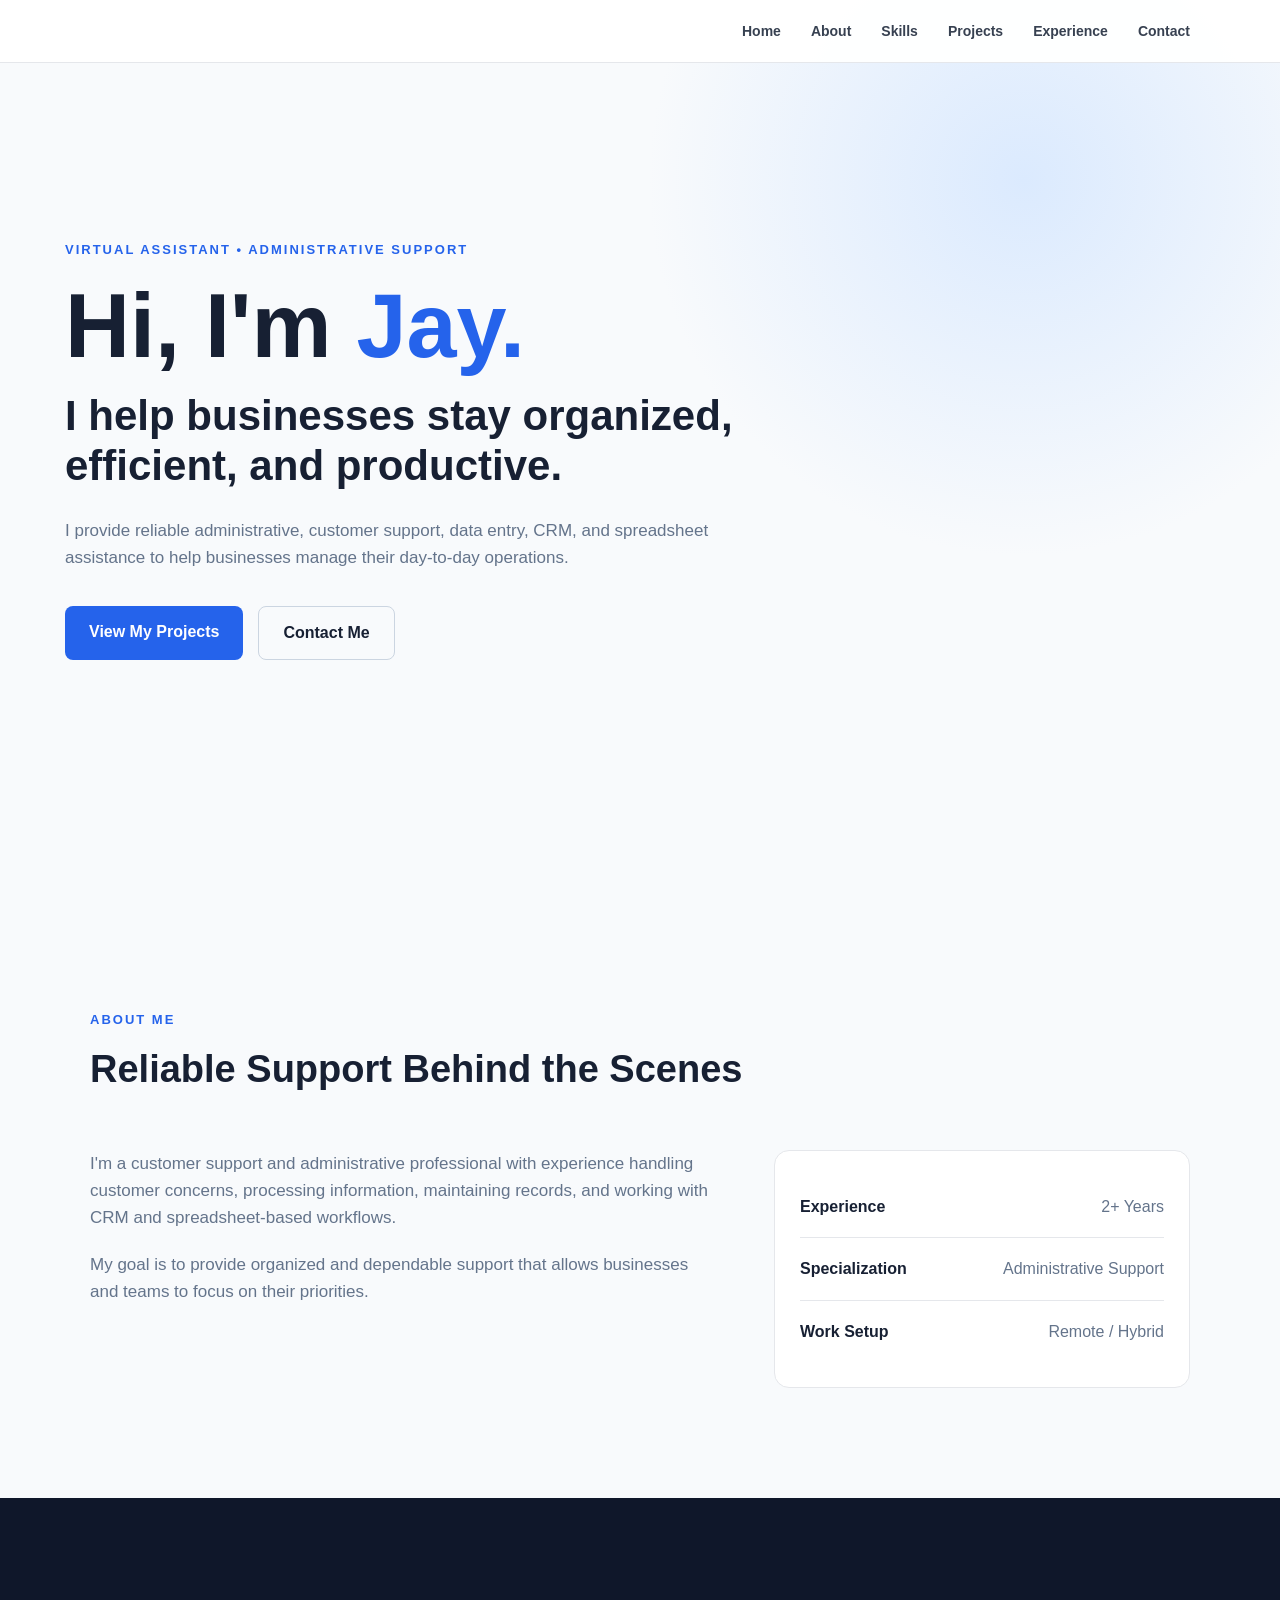
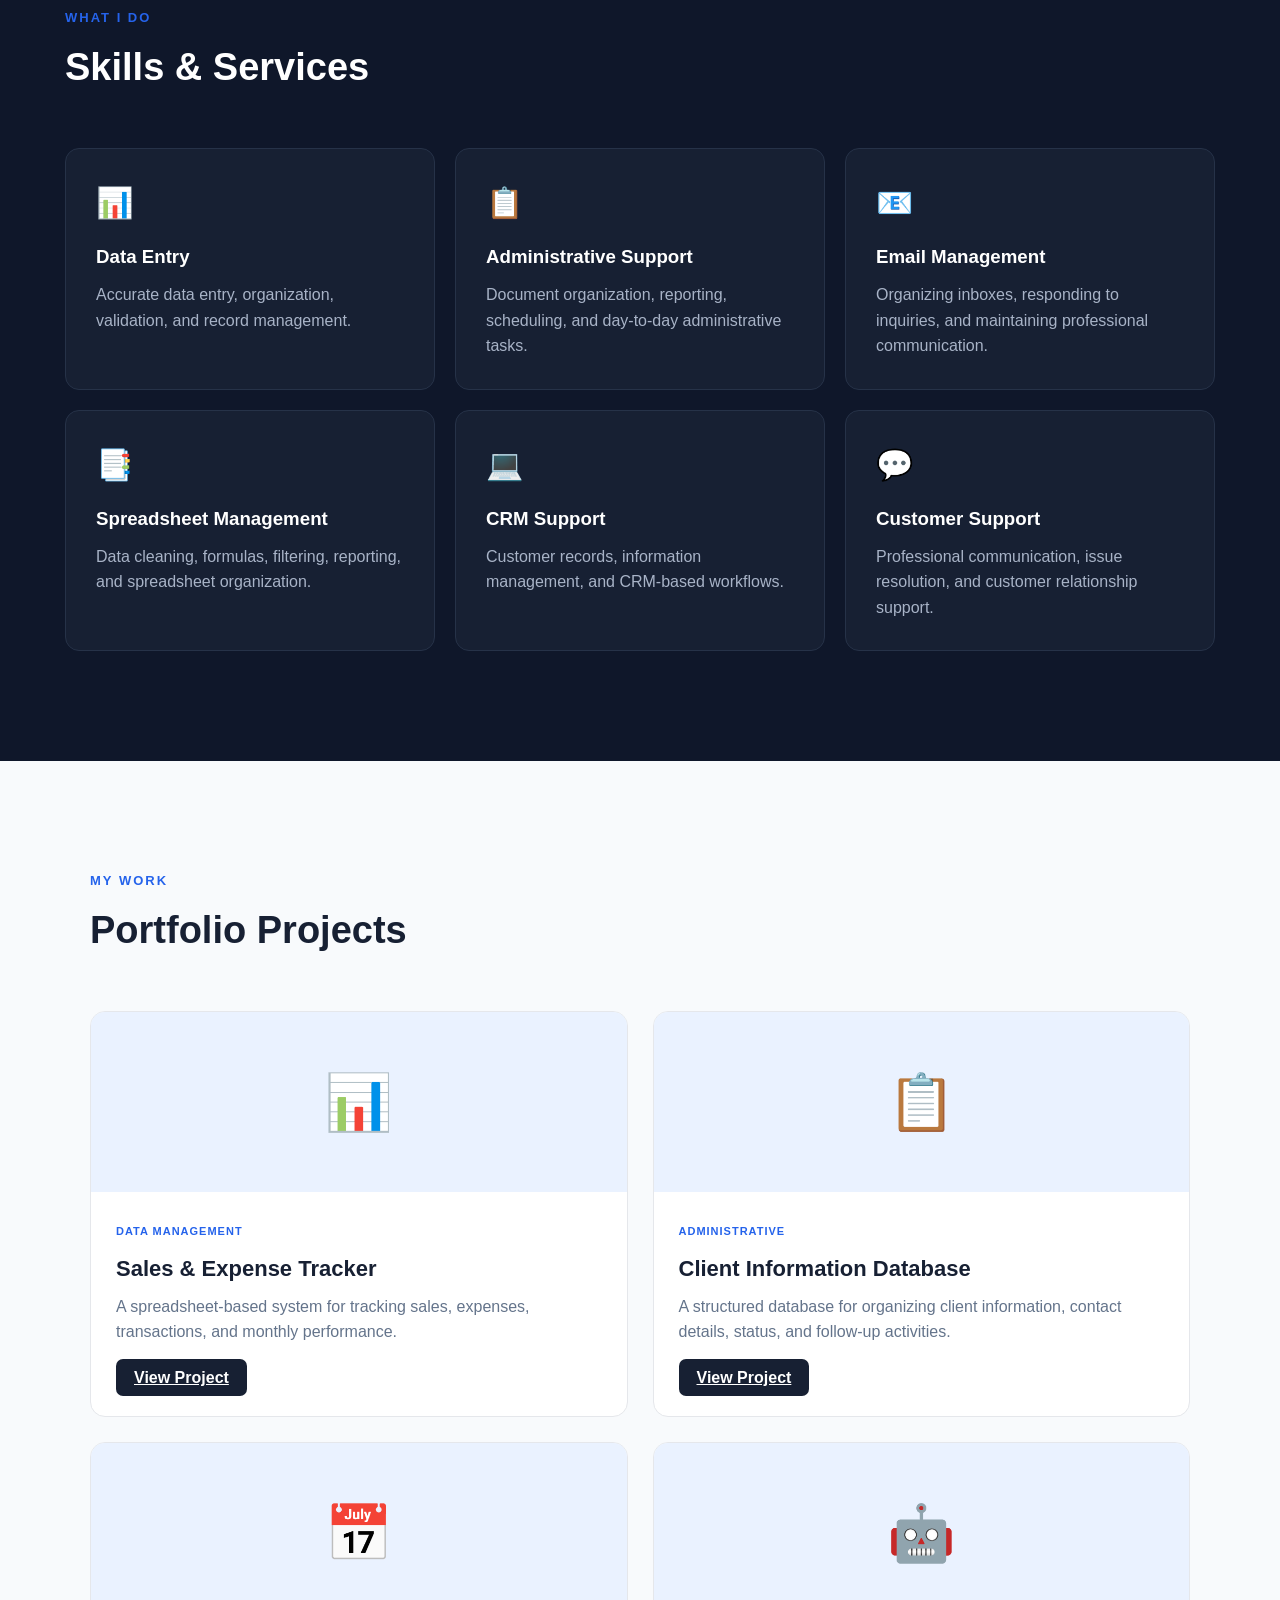
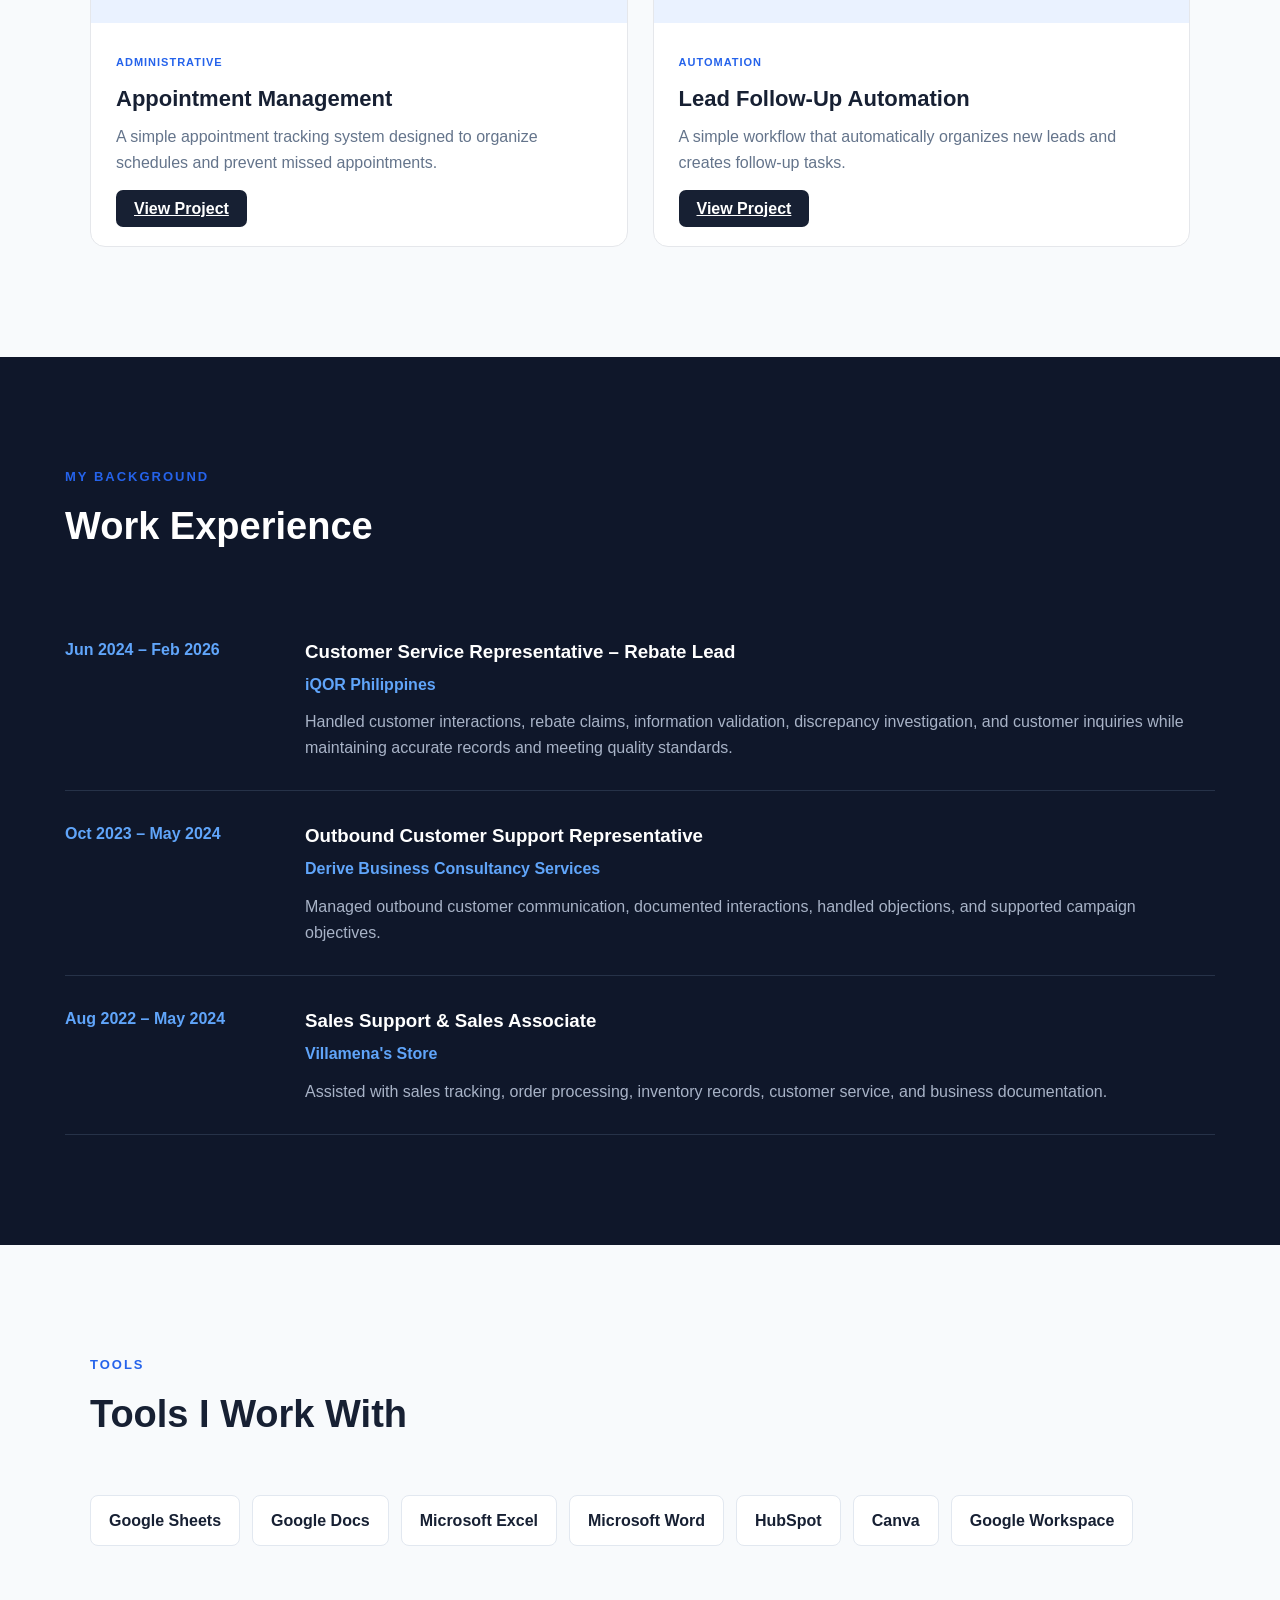
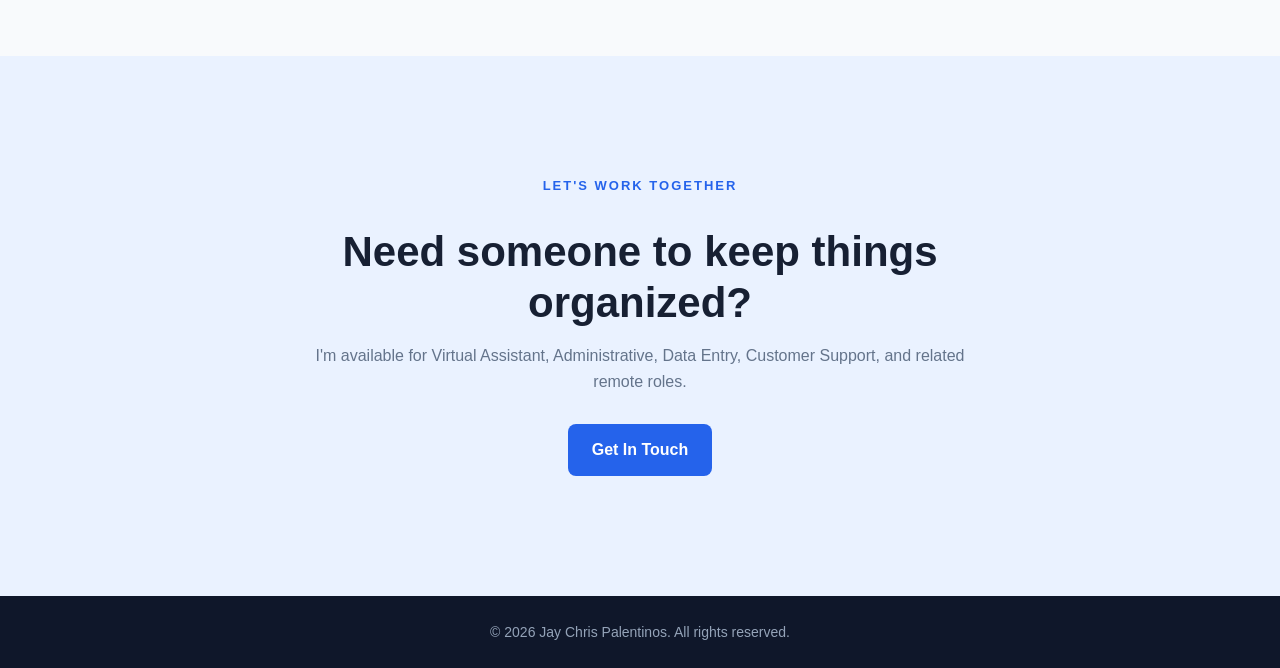
<file: index.html>
<!DOCTYPE html>
<html lang="en">
<head>
    <meta charset="UTF-8">
    <meta name="viewport" content="width=device-width, initial-scale=1.0">

    <title>Jay Chris Palentinos | Virtual Assistant Portfolio</title>

    <link rel="stylesheet" href="style.css">
</head>

<body>

    <!-- Navigation -->
    <header>
        <nav class="navbar">

            <div class="logo">
              
            </div>

            <ul class="nav-links">
                <li><a href="#home">Home</a></li>
                <li><a href="#about">About</a></li>
                <li><a href="#skills">Skills</a></li>
                <li><a href="#projects">Projects</a></li>
                <li><a href="#experience">Experience</a></li>
                <li><a href="#contact">Contact</a></li>
            </ul>

            <button class="menu-btn" id="menuBtn">
                ☰
            </button>

        </nav>
    </header>


    <!-- Hero Section -->
    <section id="home" class="hero">

        <div class="hero-content">

            <p class="hero-label">
                VIRTUAL ASSISTANT • ADMINISTRATIVE SUPPORT
            </p>

            <h1>
                Hi, I'm <span>Jay.</span>
            </h1>

            <h2>
                I help businesses stay organized, efficient, and productive.
            </h2>

            <p class="hero-description">
                I provide reliable administrative, customer support,
                data entry, CRM, and spreadsheet assistance to help
                businesses manage their day-to-day operations.
            </p>

            <div class="hero-buttons">

                <a href="#projects" class="btn primary-btn">
                    View My Projects
                </a>

                <a href="#contact" class="btn secondary-btn">
                    Contact Me
                </a>

            </div>

        </div>

    </section>


    <!-- About -->
    <section id="about" class="section">

        <div class="section-title">
            <p>ABOUT ME</p>
            <h2>Reliable Support Behind the Scenes</h2>
        </div>

        <div class="about-content">

            <div class="about-text">

                <p>
                    I'm a customer support and administrative professional
                    with experience handling customer concerns, processing
                    information, maintaining records, and working with
                    CRM and spreadsheet-based workflows.
                </p>

                <p>
                    My goal is to provide organized and dependable support
                    that allows businesses and teams to focus on their
                    priorities.
                </p>

            </div>

            <div class="about-card">

                <div class="info-item">
                    <strong>Experience</strong>
                    <span>2+ Years</span>
                </div>

                <div class="info-item">
                    <strong>Specialization</strong>
                    <span>Administrative Support</span>
                </div>

                <div class="info-item">
                    <strong>Work Setup</strong>
                    <span>Remote / Hybrid</span>
                </div>

            </div>

        </div>

    </section>


    <!-- Skills -->
    <section id="skills" class="section dark-section">

        <div class="section-title">
            <p>WHAT I DO</p>
            <h2>Skills & Services</h2>
        </div>

        <div class="skills-grid">

            <div class="skill-card">
                <div class="skill-icon">📊</div>
                <h3>Data Entry</h3>
                <p>
                    Accurate data entry, organization,
                    validation, and record management.
                </p>
            </div>

            <div class="skill-card">
                <div class="skill-icon">📋</div>
                <h3>Administrative Support</h3>
                <p>
                    Document organization, reporting,
                    scheduling, and day-to-day administrative tasks.
                </p>
            </div>

            <div class="skill-card">
                <div class="skill-icon">📧</div>
                <h3>Email Management</h3>
                <p>
                    Organizing inboxes, responding to inquiries,
                    and maintaining professional communication.
                </p>
            </div>

            <div class="skill-card">
                <div class="skill-icon">📑</div>
                <h3>Spreadsheet Management</h3>
                <p>
                    Data cleaning, formulas, filtering,
                    reporting, and spreadsheet organization.
                </p>
            </div>

            <div class="skill-card">
                <div class="skill-icon">💻</div>
                <h3>CRM Support</h3>
                <p>
                    Customer records, information management,
                    and CRM-based workflows.
                </p>
            </div>

            <div class="skill-card">
                <div class="skill-icon">💬</div>
                <h3>Customer Support</h3>
                <p>
                    Professional communication, issue resolution,
                    and customer relationship support.
                </p>
            </div>

        </div>

    </section>


    <!-- Projects -->
    <section id="projects" class="section">

        <div class="section-title">
            <p>MY WORK</p>
            <h2>Portfolio Projects</h2>
        </div>

        <div class="projects-grid">

            <div class="project-card">

                <div class="project-image">
                    📊
                </div>

                <div class="project-content">

                    <span>DATA MANAGEMENT</span>

                    <h3>Sales & Expense Tracker</h3>

                    <p>
                        A spreadsheet-based system for tracking
                        sales, expenses, transactions, and
                        monthly performance.
                    </p>

                    
                        <a href="sales.html"
                            class="project-btn">
                            View Project
                        </a>

                                        </div>

            </div>


            <div class="project-card">

                <div class="project-image">
                    📋
                </div>

                <div class="project-content">

                    <span>ADMINISTRATIVE</span>

                    <h3>Client Information Database</h3>

                    <p>
                        A structured database for organizing
                        client information, contact details,
                        status, and follow-up activities.
                    </p>

                  <a
                    href="client.html"
                     class="project-btn">
                                        
                    View Project
                      </a>

                </div>

            </div>


            <div class="project-card">

                <div class="project-image">
                    📅
                </div>

                <div class="project-content">

                    <span>ADMINISTRATIVE</span>

                    <h3>Appointment Management</h3>

                    <p>
                        A simple appointment tracking system
                        designed to organize schedules and
                        prevent missed appointments.
                    </p>
                  <a
                     href="appointment.html"
                      class="project-btn">
                       View Project
                    </a>

                </div>

            </div>


            <div class="project-card">

                <div class="project-image">
                    🤖
                </div>

                <div class="project-content">

                    <span>AUTOMATION</span>

                    <h3>Lead Follow-Up Automation</h3>

                    <p>
                        A simple workflow that automatically
                        organizes new leads and creates follow-up
                        tasks.
                    </p>

                    <a
                     href="Lead.html"
                      class="project-btn">
                       View Project
                    </a>

                </div>

            </div>

        </div>

    </section>


    <!-- Experience -->
    <section id="experience" class="section dark-section">

        <div class="section-title">
            <p>MY BACKGROUND</p>
            <h2>Work Experience</h2>
        </div>

        <div class="timeline">

            <div class="timeline-item">

                <div class="timeline-date">
                    Jun 2024 – Feb 2026
                </div>

                <div class="timeline-content">

                    <h3>Customer Service Representative – Rebate Lead</h3>

                    <h4>iQOR Philippines</h4>

                    <p>
                        Handled customer interactions, rebate claims,
                        information validation, discrepancy investigation,
                        and customer inquiries while maintaining accurate
                        records and meeting quality standards.
                    </p>

                </div>

            </div>


            <div class="timeline-item">

                <div class="timeline-date">
                    Oct 2023 – May 2024
                </div>

                <div class="timeline-content">

                    <h3>Outbound Customer Support Representative</h3>

                    <h4>Derive Business Consultancy Services</h4>

                    <p>
                        Managed outbound customer communication,
                        documented interactions, handled objections,
                        and supported campaign objectives.
                    </p>

                </div>

            </div>


            <div class="timeline-item">

                <div class="timeline-date">
                    Aug 2022 – May 2024
                </div>

                <div class="timeline-content">

                    <h3>Sales Support & Sales Associate</h3>

                    <h4>Villamena's Store</h4>

                    <p>
                        Assisted with sales tracking, order processing,
                        inventory records, customer service, and
                        business documentation.
                    </p>

                </div>

            </div>

        </div>

    </section>


    <!-- Tools -->
    <section class="section">

        <div class="section-title">
            <p>TOOLS</p>
            <h2>Tools I Work With</h2>
        </div>

        <div class="tools">

            <span>Google Sheets</span>
            <span>Google Docs</span>
            <span>Microsoft Excel</span>
            <span>Microsoft Word</span>
            <span>HubSpot</span>
            <span>Canva</span>
            <span>Google Workspace</span>

        </div>

    </section>


    <!-- Contact -->
    <section id="contact" class="contact-section">

        <div class="contact-content">

            <p>LET'S WORK TOGETHER</p>

            <h2>
                Need someone to keep things organized?
            </h2>

            <p>
                I'm available for Virtual Assistant, Administrative,
                Data Entry, Customer Support, and related remote roles.
            </p>

          <a href="https://mail.google.com/mail/?view=cm&fs=1&to=your.email@gmail.com"
   target="_blank"
   class="btn primary-btn">
    Get In Touch
</a>

        </div>

    </section>


    <!-- Footer -->
    <footer>

        <p>
            © 2026 Jay Chris Palentinos. All rights reserved.
        </p>

    </footer>


    <script src="script.js"></script>

</body>
</html>
</file>
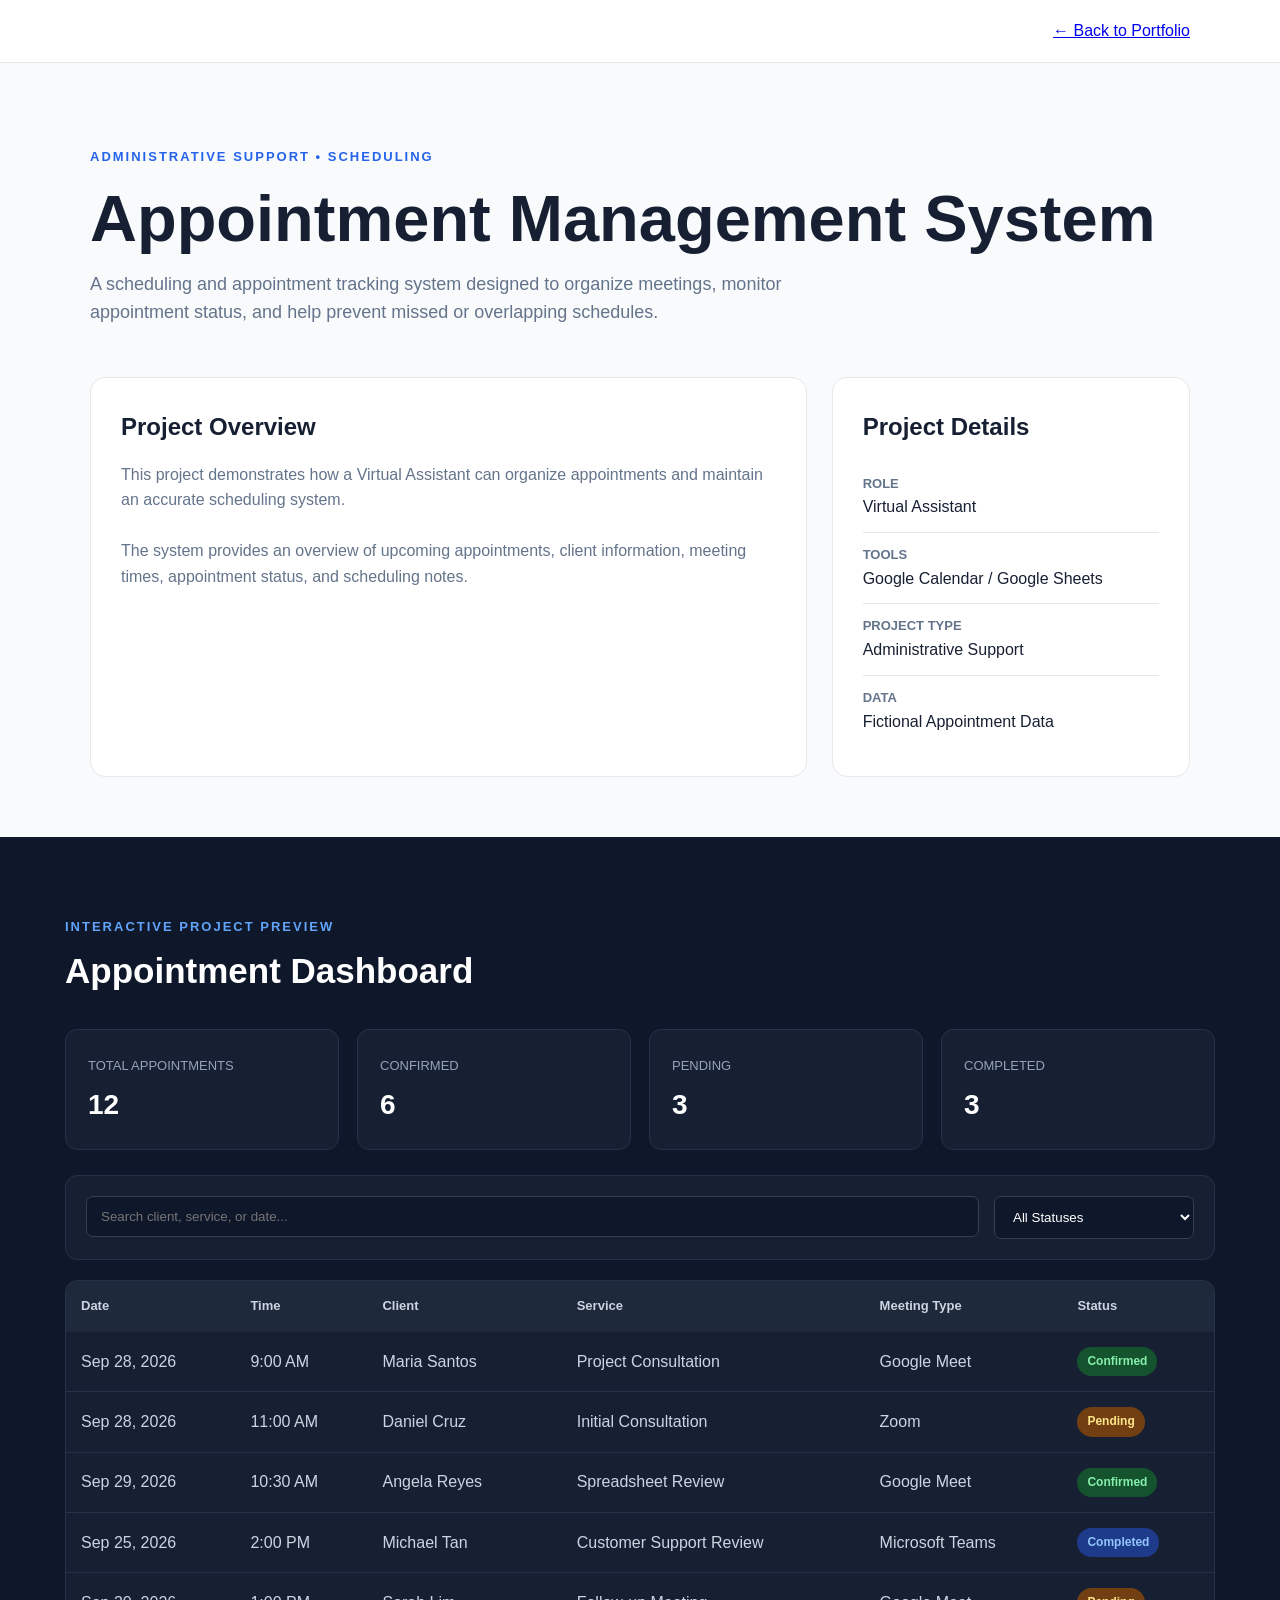
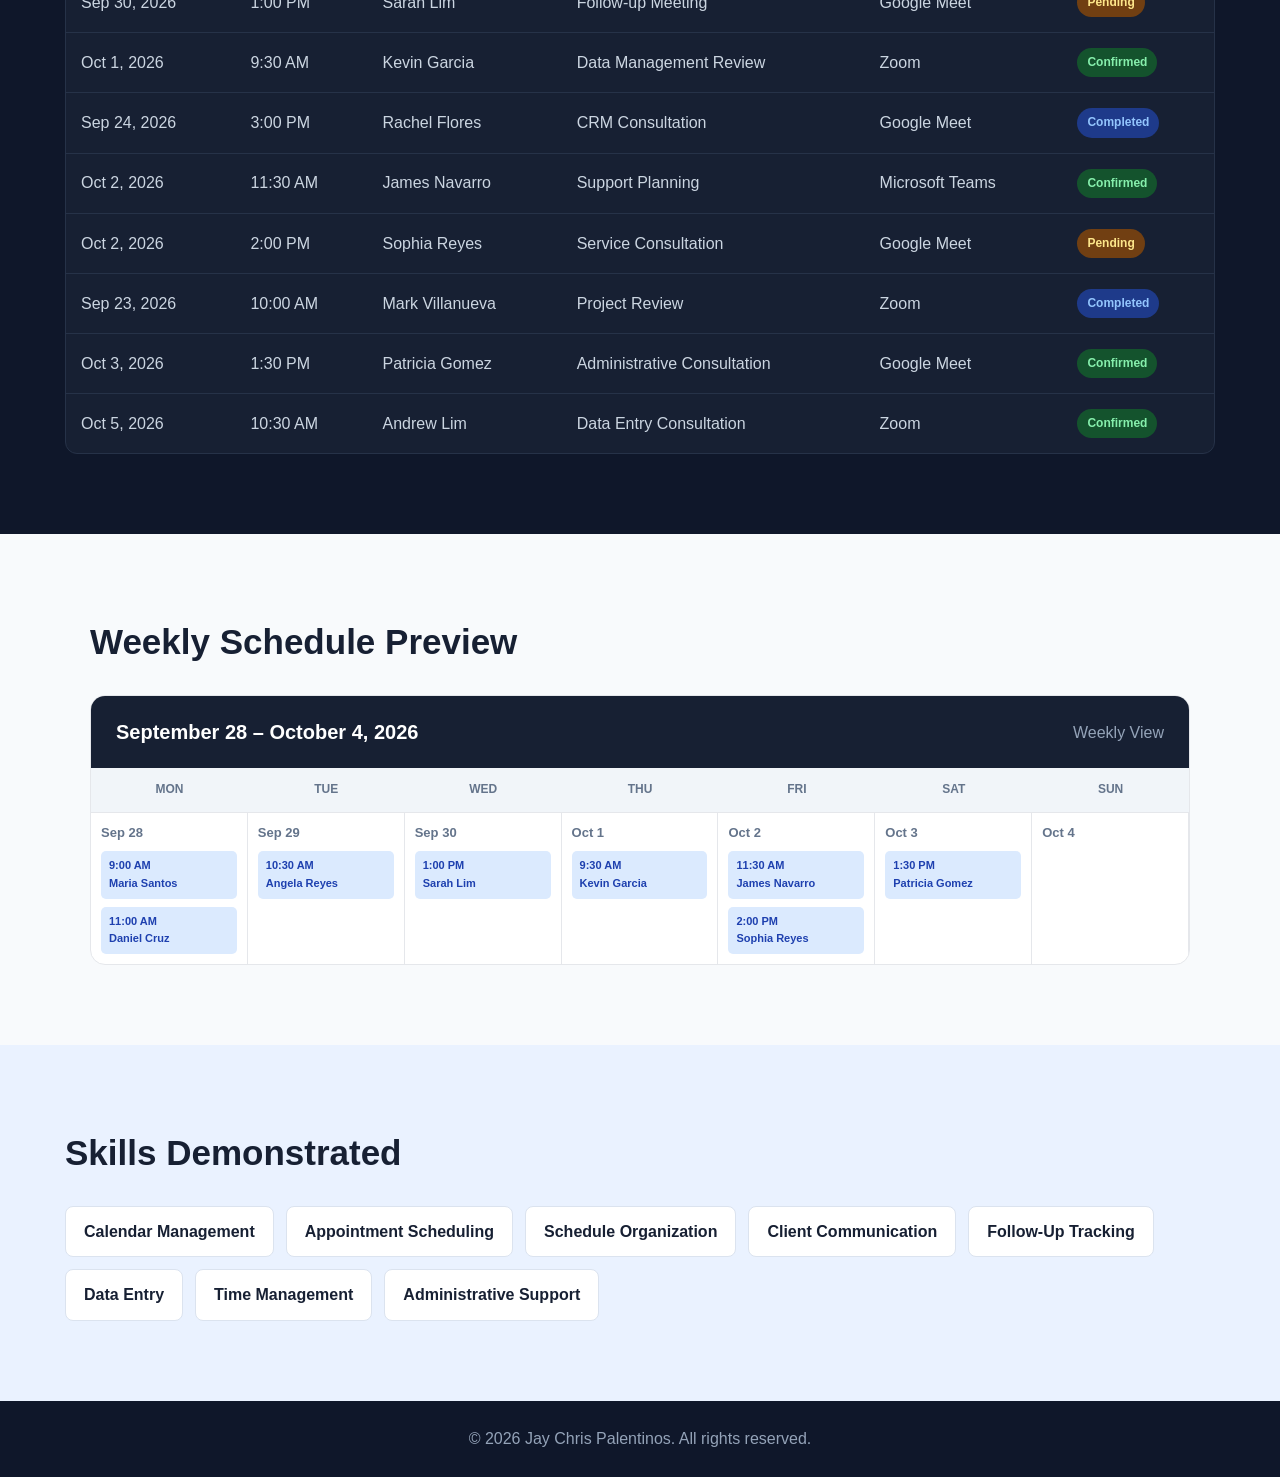
<file: appointment.html>
<!DOCTYPE html>
<html lang="en">

<head>
    <meta charset="UTF-8">
    <meta name="viewport" content="width=device-width, initial-scale=1.0">

    <title>Appointment Management | Jay</title>

    <style>

        * {
            margin: 0;
            padding: 0;
            box-sizing: border-box;
        }

        body {
            font-family: Arial, Helvetica, sans-serif;
            background: #f8fafc;
            color: #172033;
            line-height: 1.6;
        }

        /* NAVIGATION */

        header {
            background: white;
            border-bottom: 1px solid #e5e7eb;
        }

        nav {
            max-width: 1150px;
            margin: auto;
            padding: 18px 25px;

            display: flex;
            justify-content: space-between;
            align-items: center;
        }

        .logo {
            font-size: 25px;
            font-weight: 800;
        }

        .logo span {
            color: #2563eb;
        }

        .back-btn {
            text-decoration: none;
            color: #475569;
            font-weight: 600;
        }

        .back-btn:hover {
            color: #2563eb;
        }


        /* HERO */

        .project-hero {
            max-width: 1150px;
            margin: auto;
            padding: 80px 25px 50px;
        }

        .label {
            color: #2563eb;
            font-size: 13px;
            font-weight: 800;
            letter-spacing: 2px;
        }

        .project-hero h1 {
            font-size: clamp(40px, 6vw, 65px);
            line-height: 1.1;
            margin: 15px 0;
        }

        .project-hero p {
            max-width: 720px;
            color: #64748b;
            font-size: 18px;
        }


        /* PROJECT INFORMATION */

        .project-info {
            max-width: 1150px;
            margin: auto;
            padding: 0 25px 60px;

            display: grid;
            grid-template-columns: 2fr 1fr;
            gap: 25px;
        }

        .info-card {
            background: white;
            border: 1px solid #e5e7eb;
            border-radius: 15px;
            padding: 30px;
        }

        .info-card h2 {
            margin-bottom: 15px;
        }

        .info-card p {
            color: #64748b;
        }

        .details div {
            padding: 12px 0;
            border-bottom: 1px solid #e5e7eb;
        }

        .details div:last-child {
            border-bottom: none;
        }

        .details strong {
            display: block;
            font-size: 13px;
            color: #64748b;
        }


        /* APPOINTMENT SYSTEM */

        .appointment-section {
            background: #0f172a;
            padding: 80px 25px;
            color: white;
        }

        .appointment {
            max-width: 1150px;
            margin: auto;
        }

        .appointment-title {
            margin-bottom: 30px;
        }

        .appointment-title p {
            color: #60a5fa;
            font-size: 13px;
            font-weight: 800;
            letter-spacing: 2px;
        }

        .appointment-title h2 {
            font-size: 35px;
            margin-top: 5px;
        }


        /* STATS */

        .stats {
            display: grid;
            grid-template-columns: repeat(4, 1fr);
            gap: 18px;
            margin-bottom: 25px;
        }

        .stat-card {
            background: #172033;
            border: 1px solid #263248;
            padding: 22px;
            border-radius: 12px;
        }

        .stat-card span {
            color: #94a3b8;
            font-size: 13px;
        }

        .stat-card h3 {
            font-size: 28px;
            margin-top: 5px;
        }


        /* CONTROLS */

        .controls {
            background: #172033;
            border: 1px solid #263248;
            border-radius: 12px;
            padding: 20px;

            display: flex;
            gap: 15px;
            margin-bottom: 20px;
        }

        .search-box {
            flex: 1;
        }

        .search-box input,
        .filter select {
            width: 100%;
            padding: 12px 14px;

            border: 1px solid #334155;
            border-radius: 7px;

            background: #0f172a;
            color: white;

            outline: none;
        }

        .search-box input:focus,
        .filter select:focus {
            border-color: #3b82f6;
        }

        .filter {
            width: 200px;
        }


        /* TABLE */

        .table-wrapper {
            background: #172033;
            border: 1px solid #263248;
            border-radius: 12px;
            overflow-x: auto;
        }

        table {
            width: 100%;
            border-collapse: collapse;
            min-width: 950px;
        }

        th {
            background: #1e293b;
            color: #cbd5e1;
            text-align: left;
            padding: 15px;
            font-size: 13px;
        }

        td {
            padding: 15px;
            border-bottom: 1px solid #263248;
            color: #cbd5e1;
        }

        tr:last-child td {
            border-bottom: none;
        }

        tr:hover {
            background: #1e293b;
        }


        /* STATUS */

        .status {
            display: inline-block;
            padding: 5px 10px;
            border-radius: 20px;
            font-size: 12px;
            font-weight: 700;
        }

        .confirmed {
            background: #14532d;
            color: #86efac;
        }

        .pending {
            background: #713f12;
            color: #fde68a;
        }

        .completed {
            background: #1e3a8a;
            color: #93c5fd;
        }

        .cancelled {
            background: #450a0a;
            color: #fca5a5;
        }


        /* CALENDAR */

        .calendar-section {
            max-width: 1150px;
            margin: auto;
            padding: 80px 25px;
        }

        .calendar-section h2 {
            font-size: 35px;
            margin-bottom: 25px;
        }

        .calendar {
            background: white;
            border: 1px solid #e5e7eb;
            border-radius: 15px;
            overflow: hidden;
        }

        .calendar-header {
            padding: 20px 25px;
            background: #172033;
            color: white;

            display: flex;
            justify-content: space-between;
            align-items: center;
        }

        .calendar-header h3 {
            font-size: 20px;
        }

        .calendar-header span {
            color: #94a3b8;
        }

        .calendar-grid {
            display: grid;
            grid-template-columns: repeat(7, 1fr);
        }

        .day-name {
            padding: 12px;
            text-align: center;
            background: #f1f5f9;
            font-size: 12px;
            font-weight: 700;
            color: #64748b;
        }

        .day {
            min-height: 100px;
            padding: 10px;
            border-top: 1px solid #e5e7eb;
            border-right: 1px solid #e5e7eb;
        }

        .day-number {
            font-size: 13px;
            font-weight: 700;
            color: #64748b;
        }

        .appointment-item {
            margin-top: 8px;
            padding: 6px 8px;
            border-radius: 5px;
            background: #dbeafe;
            color: #1e40af;
            font-size: 11px;
            font-weight: 700;
        }


        /* SKILLS */

        .skills-section {
            background: #eaf2ff;
            padding: 80px 25px;
        }

        .skills {
            max-width: 1150px;
            margin: auto;
        }

        .skills h2 {
            font-size: 35px;
            margin-bottom: 25px;
        }

        .skill-list {
            display: flex;
            flex-wrap: wrap;
            gap: 12px;
        }

        .skill {
            background: white;
            border: 1px solid #dbe3ef;
            padding: 12px 18px;
            border-radius: 8px;
            font-weight: 600;
        }


        /* FOOTER */

        footer {
            text-align: center;
            padding: 25px;
            background: #0f172a;
            color: #94a3b8;
        }


        /* MOBILE */

        @media (max-width: 800px) {

            .project-info {
                grid-template-columns: 1fr;
            }

            .stats {
                grid-template-columns: repeat(2, 1fr);
            }

            .controls {
                flex-direction: column;
            }

            .filter {
                width: 100%;
            }

            .calendar {
                overflow-x: auto;
            }

            .calendar-grid {
                min-width: 700px;
            }

        }


        @media (max-width: 500px) {

            .stats {
                grid-template-columns: 1fr;
            }

        }

    </style>

</head>


<body>


<!-- NAVIGATION -->

<header>

    <nav>

        <div class="logo">
          
        </div>

       <a href="index.html">← Back to Portfolio</a>

    </nav>

</header>



<!-- HERO -->

<section class="project-hero">

    <span class="label">
        ADMINISTRATIVE SUPPORT • SCHEDULING
    </span>

    <h1>
        Appointment Management System
    </h1>

    <p>
        A scheduling and appointment tracking system designed
        to organize meetings, monitor appointment status, and
        help prevent missed or overlapping schedules.
    </p>

</section>



<!-- PROJECT INFORMATION -->

<section class="project-info">


    <div class="info-card">

        <h2>
            Project Overview
        </h2>

        <p>
            This project demonstrates how a Virtual Assistant can
            organize appointments and maintain an accurate
            scheduling system.
        </p>

        <br>

        <p>
            The system provides an overview of upcoming appointments,
            client information, meeting times, appointment status,
            and scheduling notes.
        </p>

    </div>


    <div class="info-card details">

        <h2>
            Project Details
        </h2>

        <div>
            <strong>ROLE</strong>
            Virtual Assistant
        </div>

        <div>
            <strong>TOOLS</strong>
            Google Calendar / Google Sheets
        </div>

        <div>
            <strong>PROJECT TYPE</strong>
            Administrative Support
        </div>

        <div>
            <strong>DATA</strong>
            Fictional Appointment Data
        </div>

    </div>


</section>



<!-- APPOINTMENT DASHBOARD -->

<section class="appointment-section">

    <div class="appointment">

        <div class="appointment-title">

            <p>
                INTERACTIVE PROJECT PREVIEW
            </p>

            <h2>
                Appointment Dashboard
            </h2>

        </div>


        <!-- STATS -->

        <div class="stats">

            <div class="stat-card">

                <span>
                    TOTAL APPOINTMENTS
                </span>

                <h3>
                    12
                </h3>

            </div>


            <div class="stat-card">

                <span>
                    CONFIRMED
                </span>

                <h3>
                    6
                </h3>

            </div>


            <div class="stat-card">

                <span>
                    PENDING
                </span>

                <h3>
                    3
                </h3>

            </div>


            <div class="stat-card">

                <span>
                    COMPLETED
                </span>

                <h3>
                    3
                </h3>

            </div>

        </div>



        <!-- SEARCH / FILTER -->

        <div class="controls">

            <div class="search-box">

                <input
                    type="text"
                    id="searchInput"
                    placeholder="Search client, service, or date..."
                >

            </div>


            <div class="filter">

                <select id="statusFilter">

                    <option value="all">
                        All Statuses
                    </option>

                    <option value="Confirmed">
                        Confirmed
                    </option>

                    <option value="Pending">
                        Pending
                    </option>

                    <option value="Completed">
                        Completed
                    </option>

                    <option value="Cancelled">
                        Cancelled
                    </option>

                </select>

            </div>

        </div>



        <!-- APPOINTMENT TABLE -->

        <div class="table-wrapper">

            <table>

                <thead>

                    <tr>

                        <th>Date</th>
                        <th>Time</th>
                        <th>Client</th>
                        <th>Service</th>
                        <th>Meeting Type</th>
                        <th>Status</th>

                    </tr>

                </thead>


                <tbody id="appointmentTable">


                    <tr data-status="Confirmed">

                        <td>
                            Sep 28, 2026
                        </td>

                        <td>
                            9:00 AM
                        </td>

                        <td>
                            Maria Santos
                        </td>

                        <td>
                            Project Consultation
                        </td>

                        <td>
                            Google Meet
                        </td>

                        <td>
                            <span class="status confirmed">
                                Confirmed
                            </span>
                        </td>

                    </tr>


                    <tr data-status="Pending">

                        <td>
                            Sep 28, 2026
                        </td>

                        <td>
                            11:00 AM
                        </td>

                        <td>
                            Daniel Cruz
                        </td>

                        <td>
                            Initial Consultation
                        </td>

                        <td>
                            Zoom
                        </td>

                        <td>
                            <span class="status pending">
                                Pending
                            </span>
                        </td>

                    </tr>


                    <tr data-status="Confirmed">

                        <td>
                            Sep 29, 2026
                        </td>

                        <td>
                            10:30 AM
                        </td>

                        <td>
                            Angela Reyes
                        </td>

                        <td>
                            Spreadsheet Review
                        </td>

                        <td>
                            Google Meet
                        </td>

                        <td>
                            <span class="status confirmed">
                                Confirmed
                            </span>
                        </td>

                    </tr>


                    <tr data-status="Completed">

                        <td>
                            Sep 25, 2026
                        </td>

                        <td>
                            2:00 PM
                        </td>

                        <td>
                            Michael Tan
                        </td>

                        <td>
                            Customer Support Review
                        </td>

                        <td>
                            Microsoft Teams
                        </td>

                        <td>
                            <span class="status completed">
                                Completed
                            </span>
                        </td>

                    </tr>


                    <tr data-status="Pending">

                        <td>
                            Sep 30, 2026
                        </td>

                        <td>
                            1:00 PM
                        </td>

                        <td>
                            Sarah Lim
                        </td>

                        <td>
                            Follow-up Meeting
                        </td>

                        <td>
                            Google Meet
                        </td>

                        <td>
                            <span class="status pending">
                                Pending
                            </span>
                        </td>

                    </tr>


                    <tr data-status="Confirmed">

                        <td>
                            Oct 1, 2026
                        </td>

                        <td>
                            9:30 AM
                        </td>

                        <td>
                            Kevin Garcia
                        </td>

                        <td>
                            Data Management Review
                        </td>

                        <td>
                            Zoom
                        </td>

                        <td>
                            <span class="status confirmed">
                                Confirmed
                            </span>
                        </td>

                    </tr>


                    <tr data-status="Completed">

                        <td>
                            Sep 24, 2026
                        </td>

                        <td>
                            3:00 PM
                        </td>

                        <td>
                            Rachel Flores
                        </td>

                        <td>
                            CRM Consultation
                        </td>

                        <td>
                            Google Meet
                        </td>

                        <td>
                            <span class="status completed">
                                Completed
                            </span>
                        </td>

                    </tr>


                    <tr data-status="Confirmed">

                        <td>
                            Oct 2, 2026
                        </td>

                        <td>
                            11:30 AM
                        </td>

                        <td>
                            James Navarro
                        </td>

                        <td>
                            Support Planning
                        </td>

                        <td>
                            Microsoft Teams
                        </td>

                        <td>
                            <span class="status confirmed">
                                Confirmed
                            </span>
                        </td>

                    </tr>


                    <tr data-status="Pending">

                        <td>
                            Oct 2, 2026
                        </td>

                        <td>
                            2:00 PM
                        </td>

                        <td>
                            Sophia Reyes
                        </td>

                        <td>
                            Service Consultation
                        </td>

                        <td>
                            Google Meet
                        </td>

                        <td>
                            <span class="status pending">
                                Pending
                            </span>
                        </td>

                    </tr>


                    <tr data-status="Completed">

                        <td>
                            Sep 23, 2026
                        </td>

                        <td>
                            10:00 AM
                        </td>

                        <td>
                            Mark Villanueva
                        </td>

                        <td>
                            Project Review
                        </td>

                        <td>
                            Zoom
                        </td>

                        <td>
                            <span class="status completed">
                                Completed
                            </span>
                        </td>

                    </tr>


                    <tr data-status="Confirmed">

                        <td>
                            Oct 3, 2026
                        </td>

                        <td>
                            1:30 PM
                        </td>

                        <td>
                            Patricia Gomez
                        </td>

                        <td>
                            Administrative Consultation
                        </td>

                        <td>
                            Google Meet
                        </td>

                        <td>
                            <span class="status confirmed">
                                Confirmed
                            </span>
                        </td>

                    </tr>


                    <tr data-status="Confirmed">

                        <td>
                            Oct 5, 2026
                        </td>

                        <td>
                            10:30 AM
                        </td>

                        <td>
                            Andrew Lim
                        </td>

                        <td>
                            Data Entry Consultation
                        </td>

                        <td>
                            Zoom
                        </td>

                        <td>
                            <span class="status confirmed">
                                Confirmed
                            </span>
                        </td>

                    </tr>

                </tbody>

            </table>

        </div>

    </div>

</section>



<!-- CALENDAR PREVIEW -->

<section class="calendar-section">

    <h2>
        Weekly Schedule Preview
    </h2>

    <div class="calendar">

        <div class="calendar-header">

            <h3>
                September 28 – October 4, 2026
            </h3>

            <span>
                Weekly View
            </span>

        </div>


        <div class="calendar-grid">

            <div class="day-name">MON</div>
            <div class="day-name">TUE</div>
            <div class="day-name">WED</div>
            <div class="day-name">THU</div>
            <div class="day-name">FRI</div>
            <div class="day-name">SAT</div>
            <div class="day-name">SUN</div>


            <!-- MON -->

            <div class="day">

                <div class="day-number">
                    Sep 28
                </div>

                <div class="appointment-item">
                    9:00 AM<br>
                    Maria Santos
                </div>

                <div class="appointment-item">
                    11:00 AM<br>
                    Daniel Cruz
                </div>

            </div>


            <!-- TUE -->

            <div class="day">

                <div class="day-number">
                    Sep 29
                </div>

                <div class="appointment-item">
                    10:30 AM<br>
                    Angela Reyes
                </div>

            </div>


            <!-- WED -->

            <div class="day">

                <div class="day-number">
                    Sep 30
                </div>

                <div class="appointment-item">
                    1:00 PM<br>
                    Sarah Lim
                </div>

            </div>


            <!-- THU -->

            <div class="day">

                <div class="day-number">
                    Oct 1
                </div>

                <div class="appointment-item">
                    9:30 AM<br>
                    Kevin Garcia
                </div>

            </div>


            <!-- FRI -->

            <div class="day">

                <div class="day-number">
                    Oct 2
                </div>

                <div class="appointment-item">
                    11:30 AM<br>
                    James Navarro
                </div>

                <div class="appointment-item">
                    2:00 PM<br>
                    Sophia Reyes
                </div>

            </div>


            <!-- SAT -->

            <div class="day">

                <div class="day-number">
                    Oct 3
                </div>

                <div class="appointment-item">
                    1:30 PM<br>
                    Patricia Gomez
                </div>

            </div>


            <!-- SUN -->

            <div class="day">

                <div class="day-number">
                    Oct 4
                </div>

            </div>

        </div>

    </div>

</section>



<!-- SKILLS -->

<section class="skills-section">

    <div class="skills">

        <h2>
            Skills Demonstrated
        </h2>

        <div class="skill-list">

            <span class="skill">
                Calendar Management
            </span>

            <span class="skill">
                Appointment Scheduling
            </span>

            <span class="skill">
                Schedule Organization
            </span>

            <span class="skill">
                Client Communication
            </span>

            <span class="skill">
                Follow-Up Tracking
            </span>

            <span class="skill">
                Data Entry
            </span>

            <span class="skill">
                Time Management
            </span>

            <span class="skill">
                Administrative Support
            </span>

        </div>

    </div>

</section>



<!-- FOOTER -->

<footer>

    © 2026 Jay Chris Palentinos. All rights reserved.

</footer>



<!-- SEARCH AND FILTER -->

<script>

    const searchInput =
        document.getElementById("searchInput");

    const statusFilter =
        document.getElementById("statusFilter");

    const rows =
        document.querySelectorAll("#appointmentTable tr");


    function filterAppointments() {

        const searchValue =
            searchInput.value.toLowerCase();

        const selectedStatus =
            statusFilter.value;


        rows.forEach(row => {

            const rowText =
                row.textContent.toLowerCase();

            const rowStatus =
                row.dataset.status;


            const matchesSearch =
                rowText.includes(searchValue);


            const matchesStatus =
                selectedStatus === "all" ||
                rowStatus === selectedStatus;


            if (
                matchesSearch &&
                matchesStatus
            ) {

                row.style.display = "";

            } else {

                row.style.display = "none";

            }

        });

    }


    searchInput.addEventListener(
        "input",
        filterAppointments
    );


    statusFilter.addEventListener(
        "change",
        filterAppointments
    );

</script>


</body>

</html>
</file>
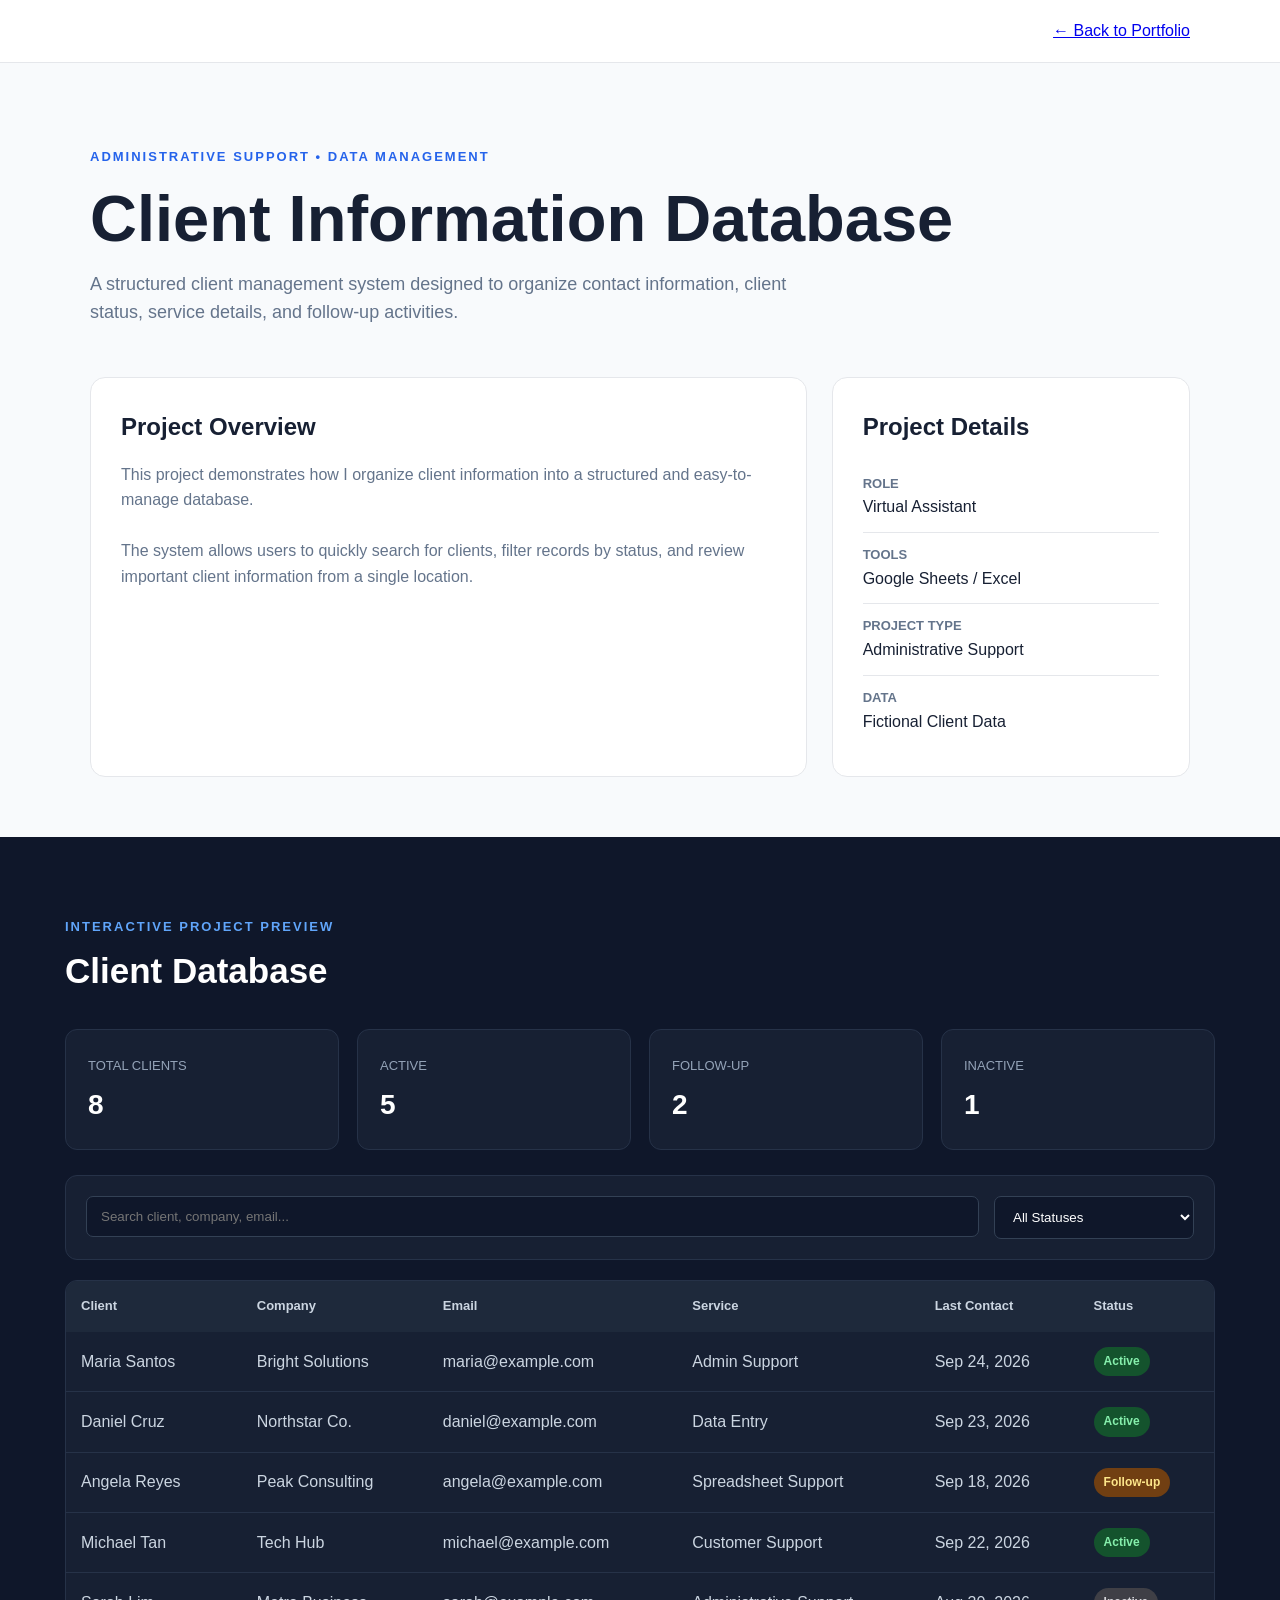
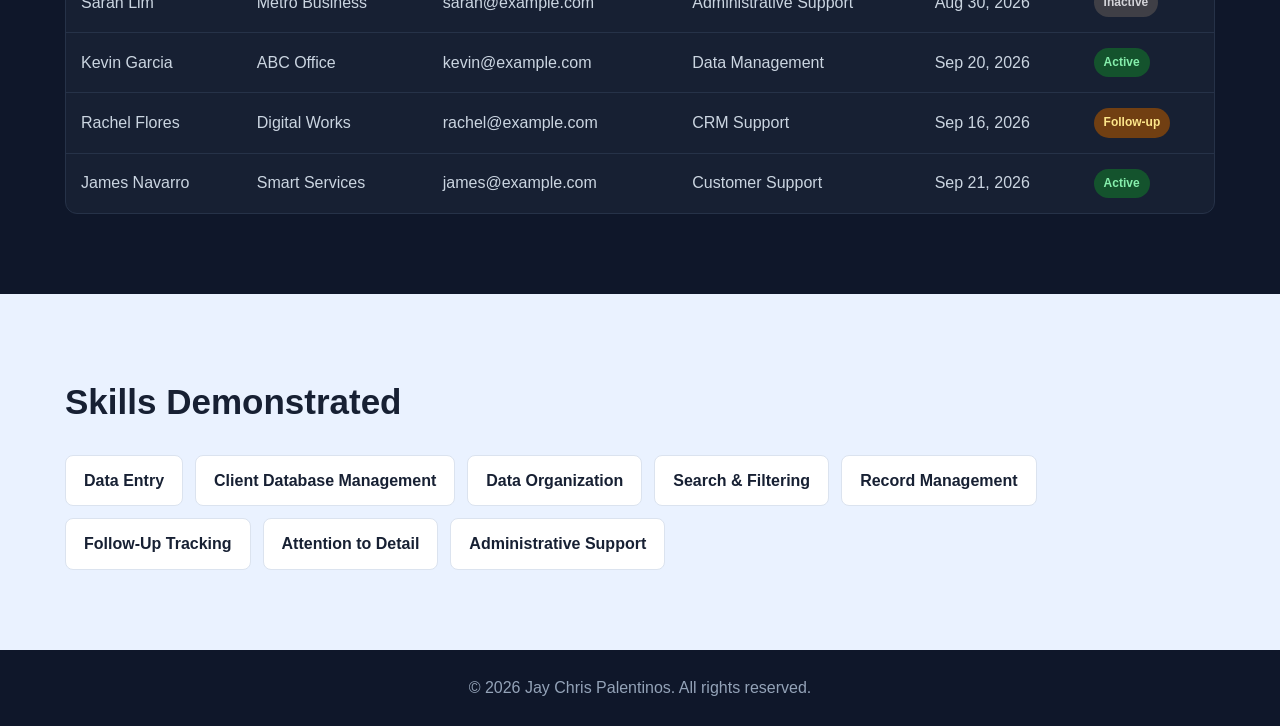
<file: client.html>
<!DOCTYPE html>
<html lang="en">

<head>
    <meta charset="UTF-8">
    <meta name="viewport" content="width=device-width, initial-scale=1.0">

    <title>Client Information Database | Jay</title>

    <style>

        * {
            margin: 0;
            padding: 0;
            box-sizing: border-box;
        }

        body {
            font-family: Arial, Helvetica, sans-serif;
            background: #f8fafc;
            color: #172033;
            line-height: 1.6;
        }

        /* NAVIGATION */

        header {
            background: white;
            border-bottom: 1px solid #e5e7eb;
        }

        nav {
            max-width: 1150px;
            margin: auto;
            padding: 18px 25px;

            display: flex;
            justify-content: space-between;
            align-items: center;
        }

        .logo {
            font-size: 25px;
            font-weight: 800;
        }

        .logo span {
            color: #2563eb;
        }

        .back-btn {
            text-decoration: none;
            color: #475569;
            font-weight: 600;
        }

        .back-btn:hover {
            color: #2563eb;
        }


        /* HERO */

        .project-hero {
            max-width: 1150px;
            margin: auto;
            padding: 80px 25px 50px;
        }

        .label {
            color: #2563eb;
            font-size: 13px;
            font-weight: 800;
            letter-spacing: 2px;
        }

        .project-hero h1 {
            font-size: clamp(40px, 6vw, 65px);
            line-height: 1.1;
            margin: 15px 0;
        }

        .project-hero p {
            max-width: 720px;
            color: #64748b;
            font-size: 18px;
        }


        /* PROJECT INFORMATION */

        .project-info {
            max-width: 1150px;
            margin: auto;
            padding: 0 25px 60px;

            display: grid;
            grid-template-columns: 2fr 1fr;
            gap: 25px;
        }

        .info-card {
            background: white;
            border: 1px solid #e5e7eb;
            border-radius: 15px;
            padding: 30px;
        }

        .info-card h2 {
            margin-bottom: 15px;
        }

        .info-card p {
            color: #64748b;
        }

        .details div {
            padding: 12px 0;
            border-bottom: 1px solid #e5e7eb;
        }

        .details div:last-child {
            border-bottom: none;
        }

        .details strong {
            display: block;
            font-size: 13px;
            color: #64748b;
        }


        /* DATABASE */

        .database-section {
            background: #0f172a;
            padding: 80px 25px;
            color: white;
        }

        .database {
            max-width: 1150px;
            margin: auto;
        }

        .database-title {
            margin-bottom: 30px;
        }

        .database-title p {
            color: #60a5fa;
            font-size: 13px;
            font-weight: 800;
            letter-spacing: 2px;
        }

        .database-title h2 {
            font-size: 35px;
            margin-top: 5px;
        }


        /* DATABASE STATS */

        .stats {
            display: grid;
            grid-template-columns: repeat(4, 1fr);
            gap: 18px;
            margin-bottom: 25px;
        }

        .stat-card {
            background: #172033;
            border: 1px solid #263248;
            padding: 22px;
            border-radius: 12px;
        }

        .stat-card span {
            color: #94a3b8;
            font-size: 13px;
        }

        .stat-card h3 {
            font-size: 28px;
            margin-top: 5px;
        }


        /* CONTROLS */

        .controls {
            background: #172033;
            border: 1px solid #263248;
            border-radius: 12px;
            padding: 20px;

            display: flex;
            gap: 15px;
            margin-bottom: 20px;
        }

        .search-box {
            flex: 1;
        }

        .search-box input,
        .filter select {
            width: 100%;
            padding: 12px 14px;

            border: 1px solid #334155;
            border-radius: 7px;

            background: #0f172a;
            color: white;

            outline: none;
        }

        .search-box input:focus,
        .filter select:focus {
            border-color: #3b82f6;
        }

        .filter {
            width: 200px;
        }


        /* TABLE */

        .table-wrapper {
            background: #172033;
            border: 1px solid #263248;
            border-radius: 12px;
            overflow-x: auto;
        }

        table {
            width: 100%;
            border-collapse: collapse;
            min-width: 850px;
        }

        th {
            background: #1e293b;
            color: #cbd5e1;
            text-align: left;
            padding: 15px;
            font-size: 13px;
        }

        td {
            padding: 15px;
            border-bottom: 1px solid #263248;
            color: #cbd5e1;
        }

        tr:last-child td {
            border-bottom: none;
        }

        tr:hover {
            background: #1e293b;
        }


        /* STATUS */

        .status {
            display: inline-block;
            padding: 5px 10px;
            border-radius: 20px;
            font-size: 12px;
            font-weight: 700;
        }

        .active {
            background: #14532d;
            color: #86efac;
        }

        .follow-up {
            background: #713f12;
            color: #fde68a;
        }

        .inactive {
            background: #3f3f46;
            color: #d4d4d8;
        }


        /* SKILLS */

        .skills-section {
            background: #eaf2ff;
            padding: 80px 25px;
        }

        .skills {
            max-width: 1150px;
            margin: auto;
        }

        .skills h2 {
            font-size: 35px;
            margin-bottom: 25px;
        }

        .skill-list {
            display: flex;
            flex-wrap: wrap;
            gap: 12px;
        }

        .skill {
            background: white;
            border: 1px solid #dbe3ef;
            padding: 12px 18px;
            border-radius: 8px;
            font-weight: 600;
        }


        /* FOOTER */

        footer {
            text-align: center;
            padding: 25px;
            background: #0f172a;
            color: #94a3b8;
        }


        /* MOBILE */

        @media (max-width: 800px) {

            .project-info {
                grid-template-columns: 1fr;
            }

            .stats {
                grid-template-columns: repeat(2, 1fr);
            }

            .controls {
                flex-direction: column;
            }

            .filter {
                width: 100%;
            }

        }

        @media (max-width: 500px) {

            .stats {
                grid-template-columns: 1fr;
            }

        }

    </style>

</head>


<body>


<!-- NAVIGATION -->

<header>

    <nav>

        <div class="logo">
           
        </div>

        <a href="index.html">← Back to Portfolio</a>

    </nav>

</header>



<!-- HERO -->

<section class="project-hero">

    <span class="label">
        ADMINISTRATIVE SUPPORT • DATA MANAGEMENT
    </span>

    <h1>
        Client Information Database
    </h1>

    <p>
        A structured client management system designed to
        organize contact information, client status, service
        details, and follow-up activities.
    </p>

</section>



<!-- PROJECT INFORMATION -->

<section class="project-info">


    <div class="info-card">

        <h2>
            Project Overview
        </h2>

        <p>
            This project demonstrates how I organize client
            information into a structured and easy-to-manage
            database.
        </p>

        <br>

        <p>
            The system allows users to quickly search for
            clients, filter records by status, and review
            important client information from a single location.
        </p>

    </div>


    <div class="info-card details">

        <h2>
            Project Details
        </h2>

        <div>
            <strong>ROLE</strong>
            Virtual Assistant
        </div>

        <div>
            <strong>TOOLS</strong>
            Google Sheets / Excel
        </div>

        <div>
            <strong>PROJECT TYPE</strong>
            Administrative Support
        </div>

        <div>
            <strong>DATA</strong>
            Fictional Client Data
        </div>

    </div>


</section>



<!-- DATABASE -->

<section class="database-section">

    <div class="database">

        <div class="database-title">

            <p>
                INTERACTIVE PROJECT PREVIEW
            </p>

            <h2>
                Client Database
            </h2>

        </div>


        <!-- STATS -->

        <div class="stats">

            <div class="stat-card">

                <span>
                    TOTAL CLIENTS
                </span>

                <h3 id="totalClients">
                    8
                </h3>

            </div>


            <div class="stat-card">

                <span>
                    ACTIVE
                </span>

                <h3 id="activeClients">
                    5
                </h3>

            </div>


            <div class="stat-card">

                <span>
                    FOLLOW-UP
                </span>

                <h3 id="followUpClients">
                    2
                </h3>

            </div>


            <div class="stat-card">

                <span>
                    INACTIVE
                </span>

                <h3 id="inactiveClients">
                    1
                </h3>

            </div>

        </div>



        <!-- SEARCH / FILTER -->

        <div class="controls">

            <div class="search-box">

                <input
                    type="text"
                    id="searchInput"
                    placeholder="Search client, company, email..."
                >

            </div>


            <div class="filter">

                <select id="statusFilter">

                    <option value="all">
                        All Statuses
                    </option>

                    <option value="Active">
                        Active
                    </option>

                    <option value="Follow-up">
                        Follow-up
                    </option>

                    <option value="Inactive">
                        Inactive
                    </option>

                </select>

            </div>

        </div>



        <!-- TABLE -->

        <div class="table-wrapper">

            <table>

                <thead>

                    <tr>

                        <th>Client</th>
                        <th>Company</th>
                        <th>Email</th>
                        <th>Service</th>
                        <th>Last Contact</th>
                        <th>Status</th>

                    </tr>

                </thead>


                <tbody id="clientTable">

                    <tr data-status="Active">

                        <td>Maria Santos</td>
                        <td>Bright Solutions</td>
                        <td>maria@example.com</td>
                        <td>Admin Support</td>
                        <td>Sep 24, 2026</td>

                        <td>
                            <span class="status active">
                                Active
                            </span>
                        </td>

                    </tr>


                    <tr data-status="Active">

                        <td>Daniel Cruz</td>
                        <td>Northstar Co.</td>
                        <td>daniel@example.com</td>
                        <td>Data Entry</td>
                        <td>Sep 23, 2026</td>

                        <td>
                            <span class="status active">
                                Active
                            </span>
                        </td>

                    </tr>


                    <tr data-status="Follow-up">

                        <td>Angela Reyes</td>
                        <td>Peak Consulting</td>
                        <td>angela@example.com</td>
                        <td>Spreadsheet Support</td>
                        <td>Sep 18, 2026</td>

                        <td>
                            <span class="status follow-up">
                                Follow-up
                            </span>
                        </td>

                    </tr>


                    <tr data-status="Active">

                        <td>Michael Tan</td>
                        <td>Tech Hub</td>
                        <td>michael@example.com</td>
                        <td>Customer Support</td>
                        <td>Sep 22, 2026</td>

                        <td>
                            <span class="status active">
                                Active
                            </span>
                        </td>

                    </tr>


                    <tr data-status="Inactive">

                        <td>Sarah Lim</td>
                        <td>Metro Business</td>
                        <td>sarah@example.com</td>
                        <td>Administrative Support</td>
                        <td>Aug 30, 2026</td>

                        <td>
                            <span class="status inactive">
                                Inactive
                            </span>
                        </td>

                    </tr>


                    <tr data-status="Active">

                        <td>Kevin Garcia</td>
                        <td>ABC Office</td>
                        <td>kevin@example.com</td>
                        <td>Data Management</td>
                        <td>Sep 20, 2026</td>

                        <td>
                            <span class="status active">
                                Active
                            </span>
                        </td>

                    </tr>


                    <tr data-status="Follow-up">

                        <td>Rachel Flores</td>
                        <td>Digital Works</td>
                        <td>rachel@example.com</td>
                        <td>CRM Support</td>
                        <td>Sep 16, 2026</td>

                        <td>
                            <span class="status follow-up">
                                Follow-up
                            </span>
                        </td>

                    </tr>


                    <tr data-status="Active">

                        <td>James Navarro</td>
                        <td>Smart Services</td>
                        <td>james@example.com</td>
                        <td>Customer Support</td>
                        <td>Sep 21, 2026</td>

                        <td>
                            <span class="status active">
                                Active
                            </span>
                        </td>

                    </tr>

                </tbody>

            </table>

        </div>

    </div>

</section>



<!-- SKILLS -->

<section class="skills-section">

    <div class="skills">

        <h2>
            Skills Demonstrated
        </h2>

        <div class="skill-list">

            <span class="skill">
                Data Entry
            </span>

            <span class="skill">
                Client Database Management
            </span>

            <span class="skill">
                Data Organization
            </span>

            <span class="skill">
                Search & Filtering
            </span>

            <span class="skill">
                Record Management
            </span>

            <span class="skill">
                Follow-Up Tracking
            </span>

            <span class="skill">
                Attention to Detail
            </span>

            <span class="skill">
                Administrative Support
            </span>

        </div>

    </div>

</section>



<footer>

    © 2026 Jay Chris Palentinos. All rights reserved.

</footer>



<!-- SEARCH AND FILTER -->

<script>

    const searchInput = document.getElementById("searchInput");

    const statusFilter = document.getElementById("statusFilter");

    const rows = document.querySelectorAll("#clientTable tr");


    function filterClients() {

        const searchValue =
            searchInput.value.toLowerCase();

        const selectedStatus =
            statusFilter.value;


        rows.forEach(row => {

            const rowText =
                row.textContent.toLowerCase();

            const rowStatus =
                row.dataset.status;


            const matchesSearch =
                rowText.includes(searchValue);


            const matchesStatus =
                selectedStatus === "all" ||
                rowStatus === selectedStatus;


            if (matchesSearch && matchesStatus) {

                row.style.display = "";

            } else {

                row.style.display = "none";

            }

        });

    }


    searchInput.addEventListener(
        "input",
        filterClients
    );


    statusFilter.addEventListener(
        "change",
        filterClients
    );

</script>


</body>

</html>
</file>
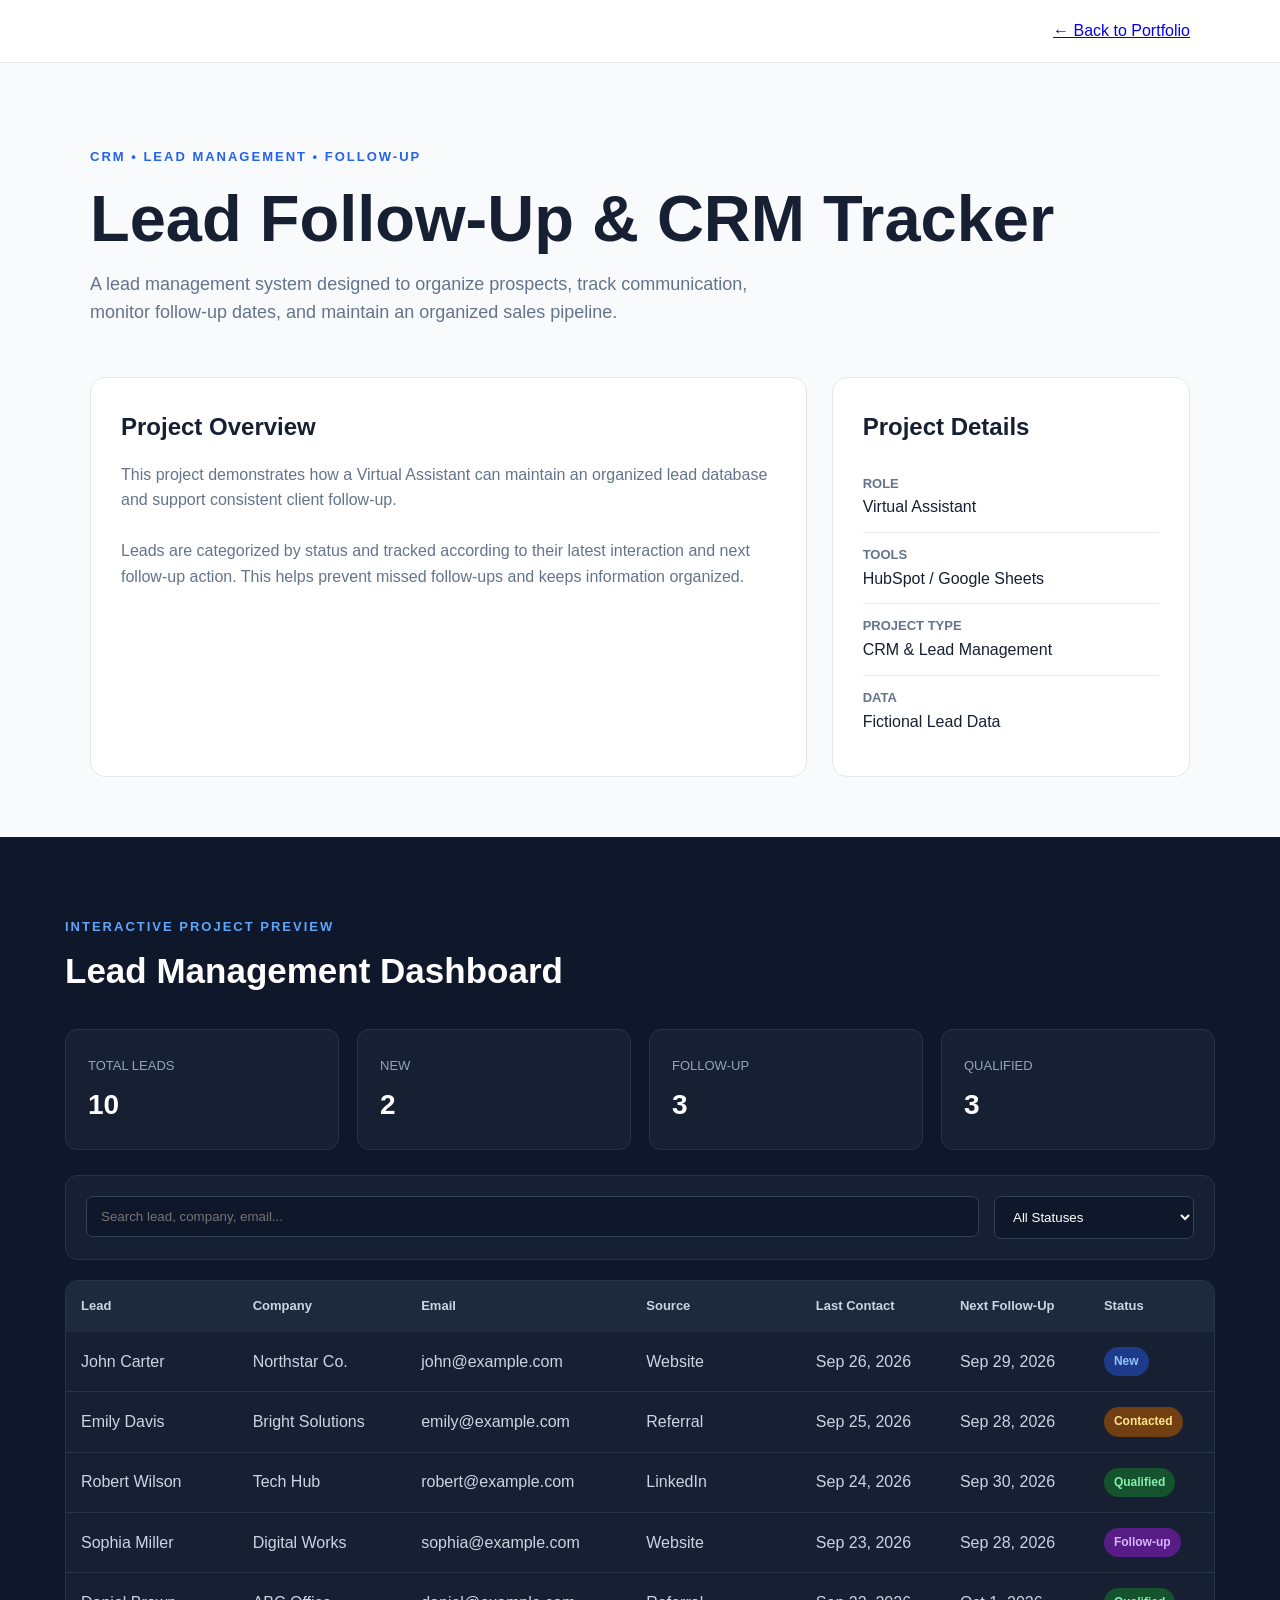
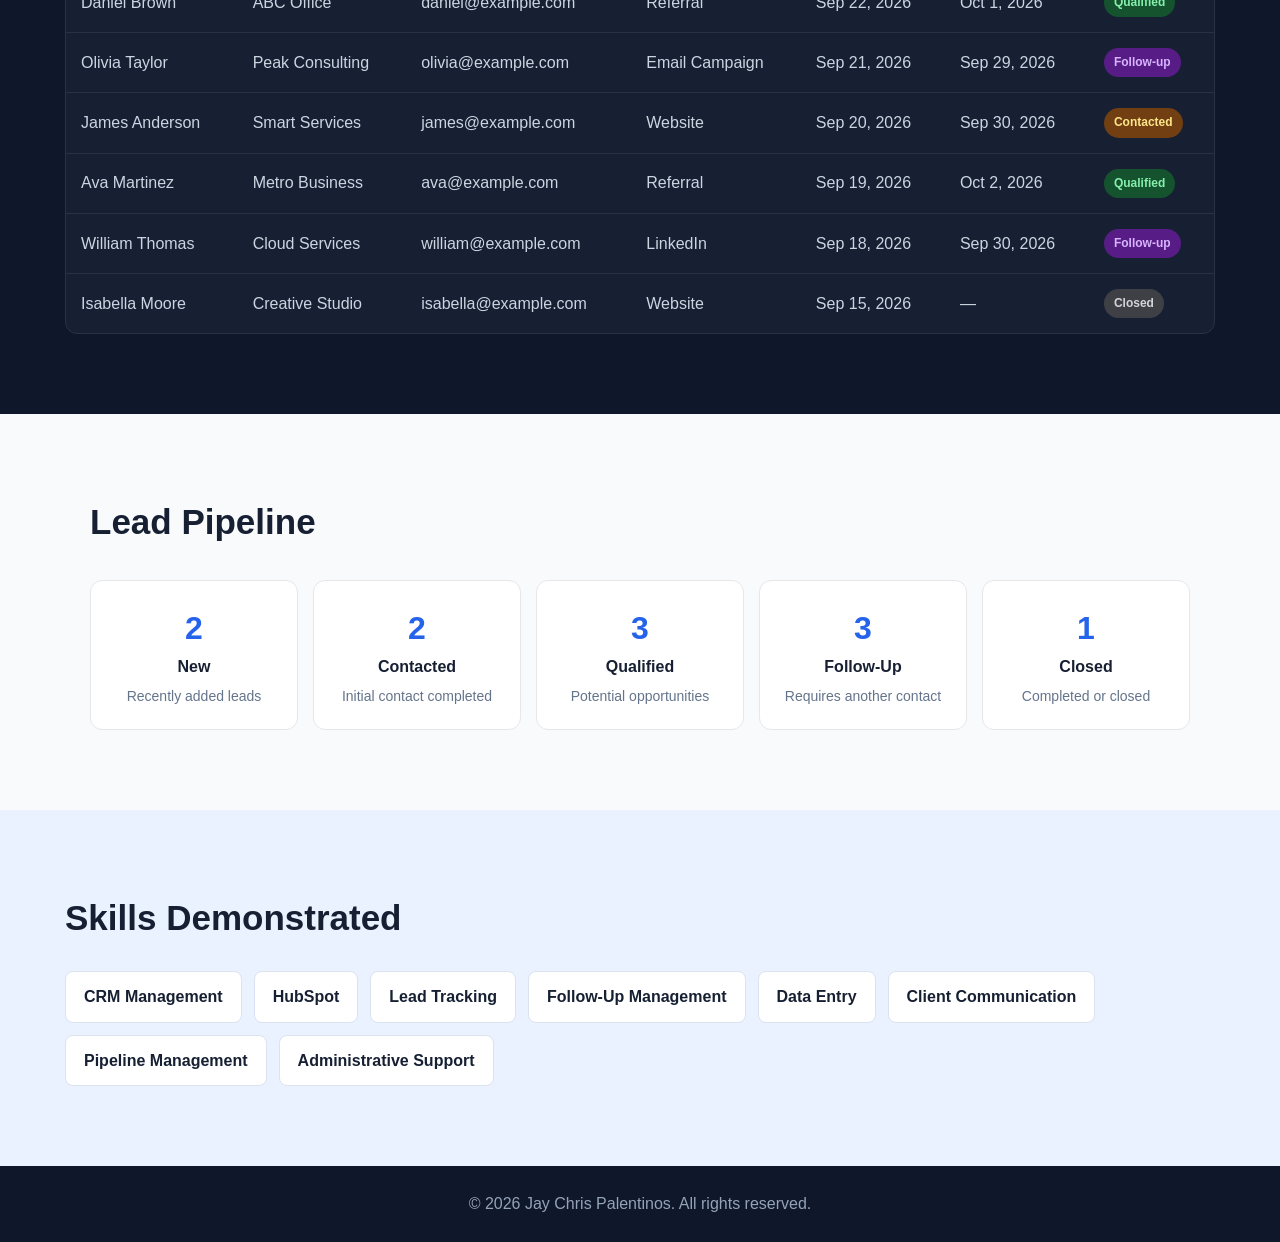
<file: Lead.html>
<!DOCTYPE html>
<html lang="en">

<head>
    <meta charset="UTF-8">
    <meta name="viewport" content="width=device-width, initial-scale=1.0">

    <title>Lead Follow-Up & CRM Tracker | Jay</title>

    <style>

        * {
            margin: 0;
            padding: 0;
            box-sizing: border-box;
        }

        body {
            font-family: Arial, Helvetica, sans-serif;
            background: #f8fafc;
            color: #172033;
            line-height: 1.6;
        }

        header {
            background: white;
            border-bottom: 1px solid #e5e7eb;
        }

        nav {
            max-width: 1150px;
            margin: auto;
            padding: 18px 25px;
            display: flex;
            justify-content: space-between;
            align-items: center;
        }

        .logo {
            font-size: 25px;
            font-weight: 800;
        }

        .logo span {
            color: #2563eb;
        }

        .back-btn {
            text-decoration: none;
            color: #475569;
            font-weight: 600;
        }

        .back-btn:hover {
            color: #2563eb;
        }


        /* HERO */

        .project-hero {
            max-width: 1150px;
            margin: auto;
            padding: 80px 25px 50px;
        }

        .label {
            color: #2563eb;
            font-size: 13px;
            font-weight: 800;
            letter-spacing: 2px;
        }

        .project-hero h1 {
            font-size: clamp(40px, 6vw, 65px);
            line-height: 1.1;
            margin: 15px 0;
        }

        .project-hero p {
            max-width: 720px;
            color: #64748b;
            font-size: 18px;
        }


        /* INFO */

        .project-info {
            max-width: 1150px;
            margin: auto;
            padding: 0 25px 60px;

            display: grid;
            grid-template-columns: 2fr 1fr;
            gap: 25px;
        }

        .info-card {
            background: white;
            border: 1px solid #e5e7eb;
            border-radius: 15px;
            padding: 30px;
        }

        .info-card h2 {
            margin-bottom: 15px;
        }

        .info-card p {
            color: #64748b;
        }

        .details div {
            padding: 12px 0;
            border-bottom: 1px solid #e5e7eb;
        }

        .details div:last-child {
            border-bottom: none;
        }

        .details strong {
            display: block;
            font-size: 13px;
            color: #64748b;
        }


        /* CRM */

        .crm-section {
            background: #0f172a;
            padding: 80px 25px;
            color: white;
        }

        .crm {
            max-width: 1150px;
            margin: auto;
        }

        .crm-title {
            margin-bottom: 30px;
        }

        .crm-title p {
            color: #60a5fa;
            font-size: 13px;
            font-weight: 800;
            letter-spacing: 2px;
        }

        .crm-title h2 {
            font-size: 35px;
            margin-top: 5px;
        }


        /* STATS */

        .stats {
            display: grid;
            grid-template-columns: repeat(4, 1fr);
            gap: 18px;
            margin-bottom: 25px;
        }

        .stat-card {
            background: #172033;
            border: 1px solid #263248;
            padding: 22px;
            border-radius: 12px;
        }

        .stat-card span {
            color: #94a3b8;
            font-size: 13px;
        }

        .stat-card h3 {
            font-size: 28px;
            margin-top: 5px;
        }


        /* CONTROLS */

        .controls {
            background: #172033;
            border: 1px solid #263248;
            border-radius: 12px;
            padding: 20px;

            display: flex;
            gap: 15px;
            margin-bottom: 20px;
        }

        .search-box {
            flex: 1;
        }

        .search-box input,
        .filter select {
            width: 100%;
            padding: 12px 14px;

            border: 1px solid #334155;
            border-radius: 7px;

            background: #0f172a;
            color: white;

            outline: none;
        }

        .search-box input:focus,
        .filter select:focus {
            border-color: #3b82f6;
        }

        .filter {
            width: 200px;
        }


        /* TABLE */

        .table-wrapper {
            background: #172033;
            border: 1px solid #263248;
            border-radius: 12px;
            overflow-x: auto;
        }

        table {
            width: 100%;
            border-collapse: collapse;
            min-width: 1000px;
        }

        th {
            background: #1e293b;
            color: #cbd5e1;
            text-align: left;
            padding: 15px;
            font-size: 13px;
        }

        td {
            padding: 15px;
            border-bottom: 1px solid #263248;
            color: #cbd5e1;
        }

        tr:last-child td {
            border-bottom: none;
        }

        tr:hover {
            background: #1e293b;
        }


        /* STATUS */

        .status {
            display: inline-block;
            padding: 5px 10px;
            border-radius: 20px;
            font-size: 12px;
            font-weight: 700;
        }

        .new {
            background: #1e3a8a;
            color: #93c5fd;
        }

        .contacted {
            background: #713f12;
            color: #fde68a;
        }

        .qualified {
            background: #14532d;
            color: #86efac;
        }

        .follow-up {
            background: #581c87;
            color: #d8b4fe;
        }

        .closed {
            background: #3f3f46;
            color: #d4d4d8;
        }


        /* FOLLOW-UP PIPELINE */

        .pipeline-section {
            max-width: 1150px;
            margin: auto;
            padding: 80px 25px;
        }

        .pipeline-section h2 {
            font-size: 35px;
            margin-bottom: 30px;
        }

        .pipeline {
            display: grid;
            grid-template-columns: repeat(5, 1fr);
            gap: 15px;
        }

        .pipeline-card {
            background: white;
            border: 1px solid #e5e7eb;
            border-radius: 12px;
            padding: 22px;
            text-align: center;
        }

        .pipeline-card .number {
            font-size: 32px;
            font-weight: 800;
            color: #2563eb;
        }

        .pipeline-card p {
            color: #64748b;
            font-size: 14px;
            margin-top: 5px;
        }


        /* SKILLS */

        .skills-section {
            background: #eaf2ff;
            padding: 80px 25px;
        }

        .skills {
            max-width: 1150px;
            margin: auto;
        }

        .skills h2 {
            font-size: 35px;
            margin-bottom: 25px;
        }

        .skill-list {
            display: flex;
            flex-wrap: wrap;
            gap: 12px;
        }

        .skill {
            background: white;
            border: 1px solid #dbe3ef;
            padding: 12px 18px;
            border-radius: 8px;
            font-weight: 600;
        }


        footer {
            text-align: center;
            padding: 25px;
            background: #0f172a;
            color: #94a3b8;
        }


        @media (max-width: 900px) {

            .project-info {
                grid-template-columns: 1fr;
            }

            .stats {
                grid-template-columns: repeat(2, 1fr);
            }

            .pipeline {
                grid-template-columns: repeat(2, 1fr);
            }

        }


        @media (max-width: 600px) {

            .stats {
                grid-template-columns: 1fr;
            }

            .controls {
                flex-direction: column;
            }

            .filter {
                width: 100%;
            }

            .pipeline {
                grid-template-columns: 1fr;
            }

        }

    </style>

</head>


<body>


<header>

    <nav>

        <div class="logo">
  
        </div>

        <a href="index.html">← Back to Portfolio</a>

    </nav>

</header>



<!-- HERO -->

<section class="project-hero">

    <span class="label">
        CRM • LEAD MANAGEMENT • FOLLOW-UP
    </span>

    <h1>
        Lead Follow-Up & CRM Tracker
    </h1>

    <p>
        A lead management system designed to organize prospects,
        track communication, monitor follow-up dates, and maintain
        an organized sales pipeline.
    </p>

</section>



<!-- PROJECT INFORMATION -->

<section class="project-info">

    <div class="info-card">

        <h2>
            Project Overview
        </h2>

        <p>
            This project demonstrates how a Virtual Assistant can
            maintain an organized lead database and support
            consistent client follow-up.
        </p>

        <br>

        <p>
            Leads are categorized by status and tracked according
            to their latest interaction and next follow-up action.
            This helps prevent missed follow-ups and keeps
            information organized.
        </p>

    </div>


    <div class="info-card details">

        <h2>
            Project Details
        </h2>

        <div>
            <strong>ROLE</strong>
            Virtual Assistant
        </div>

        <div>
            <strong>TOOLS</strong>
            HubSpot / Google Sheets
        </div>

        <div>
            <strong>PROJECT TYPE</strong>
            CRM & Lead Management
        </div>

        <div>
            <strong>DATA</strong>
            Fictional Lead Data
        </div>

    </div>

</section>



<!-- CRM DASHBOARD -->

<section class="crm-section">

    <div class="crm">

        <div class="crm-title">

            <p>
                INTERACTIVE PROJECT PREVIEW
            </p>

            <h2>
                Lead Management Dashboard
            </h2>

        </div>


        <!-- STATS -->

        <div class="stats">

            <div class="stat-card">

                <span>
                    TOTAL LEADS
                </span>

                <h3>
                    10
                </h3>

            </div>


            <div class="stat-card">

                <span>
                    NEW
                </span>

                <h3>
                    2
                </h3>

            </div>


            <div class="stat-card">

                <span>
                    FOLLOW-UP
                </span>

                <h3>
                    3
                </h3>

            </div>


            <div class="stat-card">

                <span>
                    QUALIFIED
                </span>

                <h3>
                    3
                </h3>

            </div>

        </div>



        <!-- SEARCH -->

        <div class="controls">

            <div class="search-box">

                <input
                    type="text"
                    id="searchInput"
                    placeholder="Search lead, company, email..."
                >

            </div>


            <div class="filter">

                <select id="statusFilter">

                    <option value="all">
                        All Statuses
                    </option>

                    <option value="New">
                        New
                    </option>

                    <option value="Contacted">
                        Contacted
                    </option>

                    <option value="Qualified">
                        Qualified
                    </option>

                    <option value="Follow-up">
                        Follow-up
                    </option>

                    <option value="Closed">
                        Closed
                    </option>

                </select>

            </div>

        </div>



        <!-- TABLE -->

        <div class="table-wrapper">

            <table>

                <thead>

                    <tr>

                        <th>Lead</th>
                        <th>Company</th>
                        <th>Email</th>
                        <th>Source</th>
                        <th>Last Contact</th>
                        <th>Next Follow-Up</th>
                        <th>Status</th>

                    </tr>

                </thead>


                <tbody id="leadTable">


                    <tr data-status="New">

                        <td>John Carter</td>
                        <td>Northstar Co.</td>
                        <td>john@example.com</td>
                        <td>Website</td>
                        <td>Sep 26, 2026</td>
                        <td>Sep 29, 2026</td>

                        <td>
                            <span class="status new">
                                New
                            </span>
                        </td>

                    </tr>


                    <tr data-status="Contacted">

                        <td>Emily Davis</td>
                        <td>Bright Solutions</td>
                        <td>emily@example.com</td>
                        <td>Referral</td>
                        <td>Sep 25, 2026</td>
                        <td>Sep 28, 2026</td>

                        <td>
                            <span class="status contacted">
                                Contacted
                            </span>
                        </td>

                    </tr>


                    <tr data-status="Qualified">

                        <td>Robert Wilson</td>
                        <td>Tech Hub</td>
                        <td>robert@example.com</td>
                        <td>LinkedIn</td>
                        <td>Sep 24, 2026</td>
                        <td>Sep 30, 2026</td>

                        <td>
                            <span class="status qualified">
                                Qualified
                            </span>
                        </td>

                    </tr>


                    <tr data-status="Follow-up">

                        <td>Sophia Miller</td>
                        <td>Digital Works</td>
                        <td>sophia@example.com</td>
                        <td>Website</td>
                        <td>Sep 23, 2026</td>
                        <td>Sep 28, 2026</td>

                        <td>
                            <span class="status follow-up">
                                Follow-up
                            </span>
                        </td>

                    </tr>


                    <tr data-status="Qualified">

                        <td>Daniel Brown</td>
                        <td>ABC Office</td>
                        <td>daniel@example.com</td>
                        <td>Referral</td>
                        <td>Sep 22, 2026</td>
                        <td>Oct 1, 2026</td>

                        <td>
                            <span class="status qualified">
                                Qualified
                            </span>
                        </td>

                    </tr>


                    <tr data-status="Follow-up">

                        <td>Olivia Taylor</td>
                        <td>Peak Consulting</td>
                        <td>olivia@example.com</td>
                        <td>Email Campaign</td>
                        <td>Sep 21, 2026</td>
                        <td>Sep 29, 2026</td>

                        <td>
                            <span class="status follow-up">
                                Follow-up
                            </span>
                        </td>

                    </tr>


                    <tr data-status="Contacted">

                        <td>James Anderson</td>
                        <td>Smart Services</td>
                        <td>james@example.com</td>
                        <td>Website</td>
                        <td>Sep 20, 2026</td>
                        <td>Sep 30, 2026</td>

                        <td>
                            <span class="status contacted">
                                Contacted
                            </span>
                        </td>

                    </tr>


                    <tr data-status="Qualified">

                        <td>Ava Martinez</td>
                        <td>Metro Business</td>
                        <td>ava@example.com</td>
                        <td>Referral</td>
                        <td>Sep 19, 2026</td>
                        <td>Oct 2, 2026</td>

                        <td>
                            <span class="status qualified">
                                Qualified
                            </span>
                        </td>

                    </tr>


                    <tr data-status="Follow-up">

                        <td>William Thomas</td>
                        <td>Cloud Services</td>
                        <td>william@example.com</td>
                        <td>LinkedIn</td>
                        <td>Sep 18, 2026</td>
                        <td>Sep 30, 2026</td>

                        <td>
                            <span class="status follow-up">
                                Follow-up
                            </span>
                        </td>

                    </tr>


                    <tr data-status="Closed">

                        <td>Isabella Moore</td>
                        <td>Creative Studio</td>
                        <td>isabella@example.com</td>
                        <td>Website</td>
                        <td>Sep 15, 2026</td>
                        <td>—</td>

                        <td>
                            <span class="status closed">
                                Closed
                            </span>
                        </td>

                    </tr>


                </tbody>

            </table>

        </div>

    </div>

</section>



<!-- PIPELINE -->

<section class="pipeline-section">

    <h2>
        Lead Pipeline
    </h2>


    <div class="pipeline">

        <div class="pipeline-card">

            <div class="number">
                2
            </div>

            <strong>
                New
            </strong>

            <p>
                Recently added leads
            </p>

        </div>


        <div class="pipeline-card">

            <div class="number">
                2
            </div>

            <strong>
                Contacted
            </strong>

            <p>
                Initial contact completed
            </p>

        </div>


        <div class="pipeline-card">

            <div class="number">
                3
            </div>

            <strong>
                Qualified
            </strong>

            <p>
                Potential opportunities
            </p>

        </div>


        <div class="pipeline-card">

            <div class="number">
                3
            </div>

            <strong>
                Follow-Up
            </strong>

            <p>
                Requires another contact
            </p>

        </div>


        <div class="pipeline-card">

            <div class="number">
                1
            </div>

            <strong>
                Closed
            </strong>

            <p>
                Completed or closed
            </p>

        </div>

    </div>

</section>



<!-- SKILLS -->

<section class="skills-section">

    <div class="skills">

        <h2>
            Skills Demonstrated
        </h2>

        <div class="skill-list">

            <span class="skill">
                CRM Management
            </span>

            <span class="skill">
                HubSpot
            </span>

            <span class="skill">
                Lead Tracking
            </span>

            <span class="skill">
                Follow-Up Management
            </span>

            <span class="skill">
                Data Entry
            </span>

            <span class="skill">
                Client Communication
            </span>

            <span class="skill">
                Pipeline Management
            </span>

            <span class="skill">
                Administrative Support
            </span>

        </div>

    </div>

</section>



<footer>

    © 2026 Jay Chris Palentinos. All rights reserved.

</footer>



<!-- SEARCH + FILTER -->

<script>

    const searchInput =
        document.getElementById("searchInput");

    const statusFilter =
        document.getElementById("statusFilter");

    const rows =
        document.querySelectorAll("#leadTable tr");


    function filterLeads() {

        const searchValue =
            searchInput.value.toLowerCase();

        const selectedStatus =
            statusFilter.value;


        rows.forEach(row => {

            const rowText =
                row.textContent.toLowerCase();

            const rowStatus =
                row.dataset.status;


            const matchesSearch =
                rowText.includes(searchValue);


            const matchesStatus =
                selectedStatus === "all" ||
                rowStatus === selectedStatus;


            if (
                matchesSearch &&
                matchesStatus
            ) {

                row.style.display = "";

            } else {

                row.style.display = "none";

            }

        });

    }


    searchInput.addEventListener(
        "input",
        filterLeads
    );


    statusFilter.addEventListener(
        "change",
        filterLeads
    );

</script>


</body>

</html>
</file>
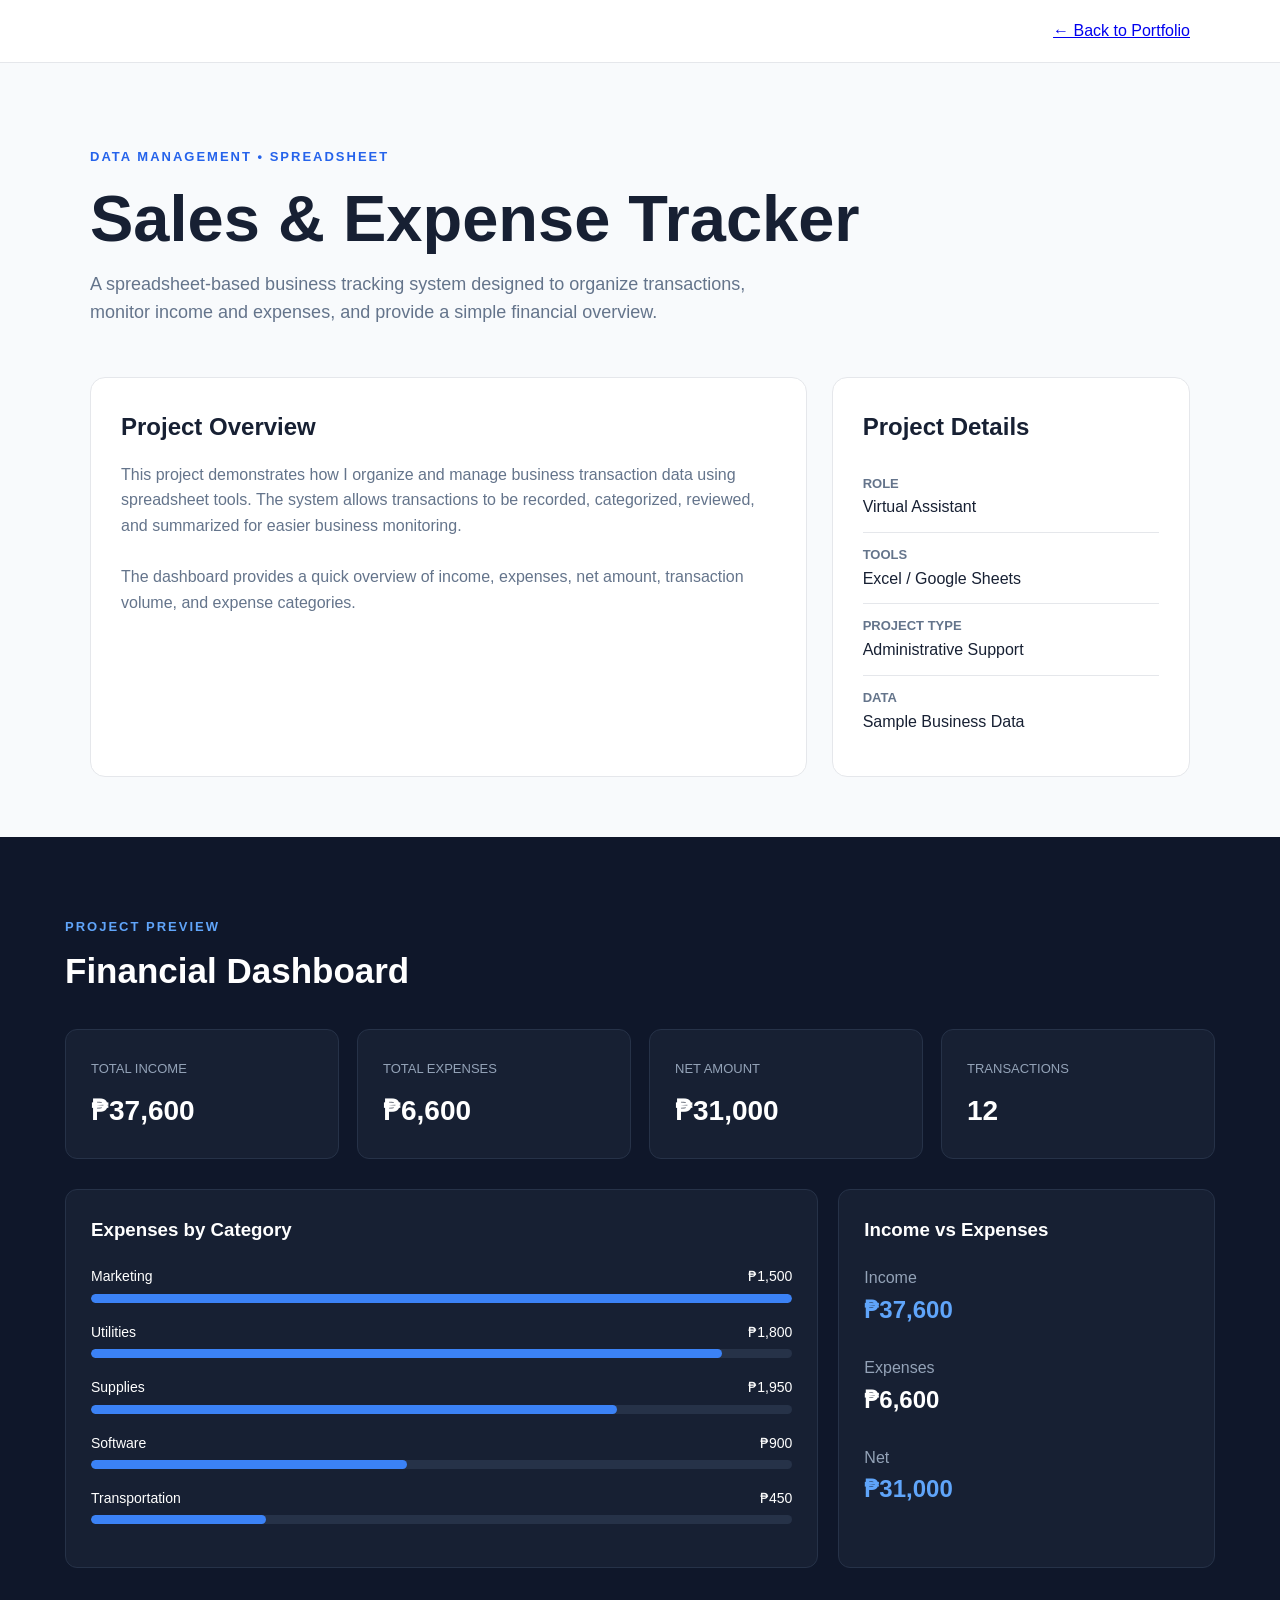
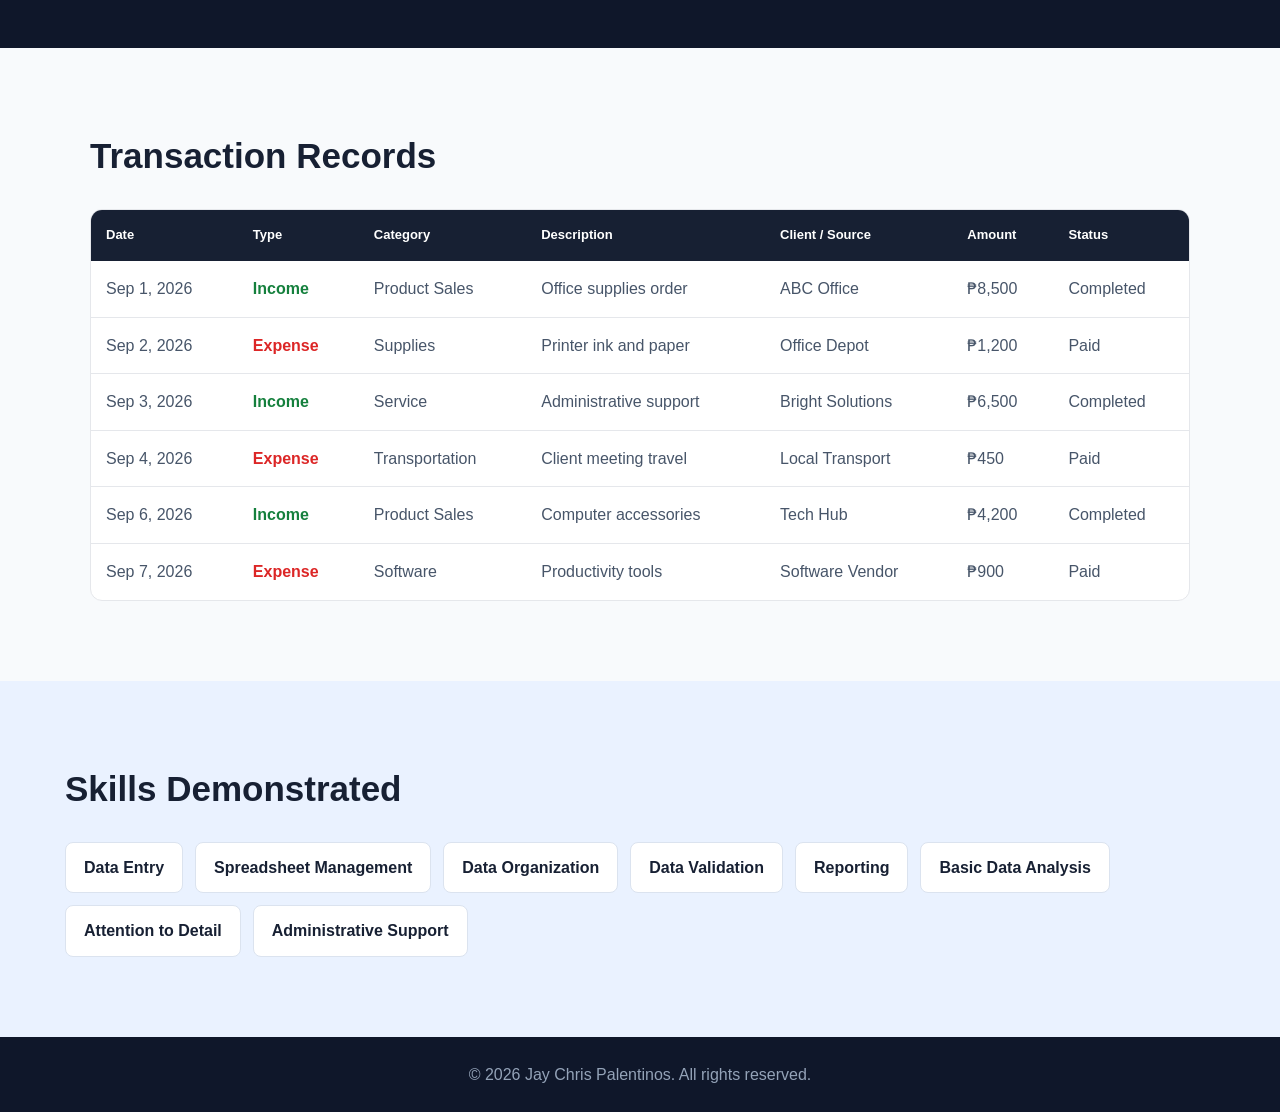
<file: sales.html>
<!DOCTYPE html>
<html lang="en">

<head>
    <meta charset="UTF-8">
    <meta name="viewport" content="width=device-width, initial-scale=1.0">

    <title>Sales & Expense Tracker | Jay</title>

    <style>

        * {
            margin: 0;
            padding: 0;
            box-sizing: border-box;
        }

        body {
            font-family: Arial, Helvetica, sans-serif;
            background: #f8fafc;
            color: #172033;
            line-height: 1.6;
        }

        /* NAVIGATION */

        header {
            background: white;
            border-bottom: 1px solid #e5e7eb;
        }

        nav {
            max-width: 1150px;
            margin: auto;
            padding: 18px 25px;

            display: flex;
            justify-content: space-between;
            align-items: center;
        }

        .logo {
            font-size: 25px;
            font-weight: 800;
        }

        .logo span {
            color: #2563eb;
        }

        .back-btn {
            text-decoration: none;
            color: #475569;
            font-weight: 600;
        }

        .back-btn:hover {
            color: #2563eb;
        }


        /* HERO */

        .project-hero {
            max-width: 1150px;
            margin: auto;
            padding: 80px 25px 50px;
        }

        .label {
            color: #2563eb;
            font-size: 13px;
            font-weight: 800;
            letter-spacing: 2px;
        }

        .project-hero h1 {
            font-size: clamp(40px, 6vw, 65px);
            line-height: 1.1;
            margin: 15px 0;
        }

        .project-hero p {
            max-width: 700px;
            color: #64748b;
            font-size: 18px;
        }


        /* PROJECT INFO */

        .project-info {
            max-width: 1150px;
            margin: auto;
            padding: 0 25px 60px;

            display: grid;
            grid-template-columns: 2fr 1fr;
            gap: 25px;
        }

        .info-card {
            background: white;
            border: 1px solid #e5e7eb;
            border-radius: 15px;
            padding: 30px;
        }

        .info-card h2 {
            margin-bottom: 15px;
        }

        .info-card p {
            color: #64748b;
        }

        .details div {
            padding: 12px 0;
            border-bottom: 1px solid #e5e7eb;
        }

        .details div:last-child {
            border-bottom: none;
        }

        .details strong {
            display: block;
            font-size: 13px;
            color: #64748b;
        }


        /* DASHBOARD */

        .dashboard-section {
            background: #0f172a;
            padding: 80px 25px;
            color: white;
        }

        .dashboard {
            max-width: 1150px;
            margin: auto;
        }

        .dashboard-title {
            margin-bottom: 30px;
        }

        .dashboard-title p {
            color: #60a5fa;
            font-size: 13px;
            font-weight: 800;
            letter-spacing: 2px;
        }

        .dashboard-title h2 {
            font-size: 35px;
            margin-top: 5px;
        }


        /* STAT CARDS */

        .stats {
            display: grid;
            grid-template-columns: repeat(4, 1fr);
            gap: 18px;
            margin-bottom: 30px;
        }

        .stat-card {
            background: #172033;
            border: 1px solid #263248;
            padding: 25px;
            border-radius: 12px;
        }

        .stat-card span {
            color: #94a3b8;
            font-size: 13px;
        }

        .stat-card h3 {
            font-size: 28px;
            margin-top: 8px;
        }


        /* DASHBOARD GRID */

        .dashboard-grid {
            display: grid;
            grid-template-columns: 2fr 1fr;
            gap: 20px;
        }

        .dashboard-card {
            background: #172033;
            border: 1px solid #263248;
            border-radius: 12px;
            padding: 25px;
        }

        .dashboard-card h3 {
            margin-bottom: 20px;
        }


        /* BAR CHART */

        .bar-row {
            margin-bottom: 18px;
        }

        .bar-label {
            display: flex;
            justify-content: space-between;
            margin-bottom: 6px;
            font-size: 14px;
        }

        .bar-background {
            height: 9px;
            background: #263248;
            border-radius: 20px;
            overflow: hidden;
        }

        .bar {
            height: 100%;
            background: #3b82f6;
            border-radius: 20px;
        }


        /* TRANSACTIONS */

        .transactions-section {
            max-width: 1150px;
            margin: auto;
            padding: 80px 25px;
        }

        .transactions-section h2 {
            font-size: 35px;
            margin-bottom: 25px;
        }

        .table-wrapper {
            overflow-x: auto;
            background: white;
            border: 1px solid #e5e7eb;
            border-radius: 12px;
        }

        table {
            width: 100%;
            border-collapse: collapse;
            min-width: 750px;
        }

        th {
            background: #172033;
            color: white;
            text-align: left;
            padding: 15px;
            font-size: 13px;
        }

        td {
            padding: 15px;
            border-bottom: 1px solid #e5e7eb;
            color: #475569;
        }

        tr:last-child td {
            border-bottom: none;
        }

        .income {
            color: #15803d;
            font-weight: 700;
        }

        .expense {
            color: #dc2626;
            font-weight: 700;
        }


        /* SKILLS */

        .skills-section {
            background: #eaf2ff;
            padding: 80px 25px;
        }

        .skills {
            max-width: 1150px;
            margin: auto;
        }

        .skills h2 {
            font-size: 35px;
            margin-bottom: 25px;
        }

        .skill-list {
            display: flex;
            flex-wrap: wrap;
            gap: 12px;
        }

        .skill {
            background: white;
            border: 1px solid #dbe3ef;
            padding: 12px 18px;
            border-radius: 8px;
            font-weight: 600;
        }


        /* FOOTER */

        footer {
            text-align: center;
            padding: 25px;
            background: #0f172a;
            color: #94a3b8;
        }


        /* MOBILE */

        @media (max-width: 800px) {

            .project-info {
                grid-template-columns: 1fr;
            }

            .stats {
                grid-template-columns: repeat(2, 1fr);
            }

            .dashboard-grid {
                grid-template-columns: 1fr;
            }

        }

        @media (max-width: 500px) {

            .stats {
                grid-template-columns: 1fr;
            }

        }

    </style>

</head>


<body>


<!-- NAVIGATION -->

<header>

    <nav>

        <div class="logo">
         
        </div>

       <a href="index.html">← Back to Portfolio</a>

    </nav>

</header>



<!-- PROJECT HERO -->

<section class="project-hero">

    <span class="label">
        DATA MANAGEMENT • SPREADSHEET
    </span>

    <h1>
        Sales & Expense Tracker
    </h1>

    <p>
        A spreadsheet-based business tracking system designed
        to organize transactions, monitor income and expenses,
        and provide a simple financial overview.
    </p>

</section>



<!-- PROJECT INFORMATION -->

<section class="project-info">


    <div class="info-card">

        <h2>
            Project Overview
        </h2>

        <p>
            This project demonstrates how I organize and manage
            business transaction data using spreadsheet tools.
            The system allows transactions to be recorded,
            categorized, reviewed, and summarized for easier
            business monitoring.
        </p>

        <br>

        <p>
            The dashboard provides a quick overview of income,
            expenses, net amount, transaction volume, and
            expense categories.
        </p>

    </div>


    <div class="info-card details">

        <h2>
            Project Details
        </h2>

        <div>
            <strong>ROLE</strong>
            Virtual Assistant
        </div>

        <div>
            <strong>TOOLS</strong>
            Excel / Google Sheets
        </div>

        <div>
            <strong>PROJECT TYPE</strong>
            Administrative Support
        </div>

        <div>
            <strong>DATA</strong>
            Sample Business Data
        </div>

    </div>


</section>



<!-- DASHBOARD -->

<section class="dashboard-section">

    <div class="dashboard">

        <div class="dashboard-title">

            <p>
                PROJECT PREVIEW
            </p>

            <h2>
                Financial Dashboard
            </h2>

        </div>


        <!-- STATS -->

        <div class="stats">

            <div class="stat-card">

                <span>
                    TOTAL INCOME
                </span>

                <h3>
                    ₱37,600
                </h3>

            </div>


            <div class="stat-card">

                <span>
                    TOTAL EXPENSES
                </span>

                <h3>
                    ₱6,600
                </h3>

            </div>


            <div class="stat-card">

                <span>
                    NET AMOUNT
                </span>

                <h3>
                    ₱31,000
                </h3>

            </div>


            <div class="stat-card">

                <span>
                    TRANSACTIONS
                </span>

                <h3>
                    12
                </h3>

            </div>

        </div>



        <!-- DASHBOARD CHARTS -->

        <div class="dashboard-grid">


            <div class="dashboard-card">

                <h3>
                    Expenses by Category
                </h3>


                <div class="bar-row">

                    <div class="bar-label">
                        <span>Marketing</span>
                        <span>₱1,500</span>
                    </div>

                    <div class="bar-background">
                        <div class="bar" style="width: 100%;"></div>
                    </div>

                </div>


                <div class="bar-row">

                    <div class="bar-label">
                        <span>Utilities</span>
                        <span>₱1,800</span>
                    </div>

                    <div class="bar-background">
                        <div class="bar" style="width: 90%;"></div>
                    </div>

                </div>


                <div class="bar-row">

                    <div class="bar-label">
                        <span>Supplies</span>
                        <span>₱1,950</span>
                    </div>

                    <div class="bar-background">
                        <div class="bar" style="width: 75%;"></div>
                    </div>

                </div>


                <div class="bar-row">

                    <div class="bar-label">
                        <span>Software</span>
                        <span>₱900</span>
                    </div>

                    <div class="bar-background">
                        <div class="bar" style="width: 45%;"></div>
                    </div>

                </div>


                <div class="bar-row">

                    <div class="bar-label">
                        <span>Transportation</span>
                        <span>₱450</span>
                    </div>

                    <div class="bar-background">
                        <div class="bar" style="width: 25%;"></div>
                    </div>

                </div>

            </div>



            <div class="dashboard-card">

                <h3>
                    Income vs Expenses
                </h3>

                <p style="color:#94a3b8;">
                    Income
                </p>

                <h2 style="color:#60a5fa;">
                    ₱37,600
                </h2>

                <br>

                <p style="color:#94a3b8;">
                    Expenses
                </p>

                <h2>
                    ₱6,600
                </h2>

                <br>

                <p style="color:#94a3b8;">
                    Net
                </p>

                <h2 style="color:#60a5fa;">
                    ₱31,000
                </h2>

            </div>


        </div>

    </div>

</section>



<!-- TRANSACTIONS -->

<section class="transactions-section">

    <h2>
        Transaction Records
    </h2>

    <div class="table-wrapper">

        <table>

            <thead>

                <tr>

                    <th>Date</th>
                    <th>Type</th>
                    <th>Category</th>
                    <th>Description</th>
                    <th>Client / Source</th>
                    <th>Amount</th>
                    <th>Status</th>

                </tr>

            </thead>


            <tbody>

                <tr>

                    <td>Sep 1, 2026</td>

                    <td class="income">
                        Income
                    </td>

                    <td>
                        Product Sales
                    </td>

                    <td>
                        Office supplies order
                    </td>

                    <td>
                        ABC Office
                    </td>

                    <td>
                        ₱8,500
                    </td>

                    <td>
                        Completed
                    </td>

                </tr>


                <tr>

                    <td>Sep 2, 2026</td>

                    <td class="expense">
                        Expense
                    </td>

                    <td>
                        Supplies
                    </td>

                    <td>
                        Printer ink and paper
                    </td>

                    <td>
                        Office Depot
                    </td>

                    <td>
                        ₱1,200
                    </td>

                    <td>
                        Paid
                    </td>

                </tr>


                <tr>

                    <td>Sep 3, 2026</td>

                    <td class="income">
                        Income
                    </td>

                    <td>
                        Service
                    </td>

                    <td>
                        Administrative support
                    </td>

                    <td>
                        Bright Solutions
                    </td>

                    <td>
                        ₱6,500
                    </td>

                    <td>
                        Completed
                    </td>

                </tr>


                <tr>

                    <td>Sep 4, 2026</td>

                    <td class="expense">
                        Expense
                    </td>

                    <td>
                        Transportation
                    </td>

                    <td>
                        Client meeting travel
                    </td>

                    <td>
                        Local Transport
                    </td>

                    <td>
                        ₱450
                    </td>

                    <td>
                        Paid
                    </td>

                </tr>


                <tr>

                    <td>Sep 6, 2026</td>

                    <td class="income">
                        Income
                    </td>

                    <td>
                        Product Sales
                    </td>

                    <td>
                        Computer accessories
                    </td>

                    <td>
                        Tech Hub
                    </td>

                    <td>
                        ₱4,200
                    </td>

                    <td>
                        Completed
                    </td>

                </tr>


                <tr>

                    <td>Sep 7, 2026</td>

                    <td class="expense">
                        Expense
                    </td>

                    <td>
                        Software
                    </td>

                    <td>
                        Productivity tools
                    </td>

                    <td>
                        Software Vendor
                    </td>

                    <td>
                        ₱900
                    </td>

                    <td>
                        Paid
                    </td>

                </tr>

            </tbody>

        </table>

    </div>

</section>



<!-- SKILLS -->

<section class="skills-section">

    <div class="skills">

        <h2>
            Skills Demonstrated
        </h2>

        <div class="skill-list">

            <span class="skill">
                Data Entry
            </span>

            <span class="skill">
                Spreadsheet Management
            </span>

            <span class="skill">
                Data Organization
            </span>

            <span class="skill">
                Data Validation
            </span>

            <span class="skill">
                Reporting
            </span>

            <span class="skill">
                Basic Data Analysis
            </span>

            <span class="skill">
                Attention to Detail
            </span>

            <span class="skill">
                Administrative Support
            </span>

        </div>

    </div>

</section>



<!-- FOOTER -->

<footer>

    © 2026 Jay Chris Palentinos. All rights reserved.

</footer>


</body>

</html>
</file>
<file: style.css>
* {
    margin: 0;
    padding: 0;
    box-sizing: border-box;
}

html {
    scroll-behavior: smooth;
}

body {
    font-family: Arial, Helvetica, sans-serif;
    background: #f8fafc;
    color: #172033;
    line-height: 1.6;
}


/* =========================
   NAVIGATION
========================= */

header {
    position: fixed;
    top: 0;
    left: 0;
    width: 100%;
    z-index: 1000;
    background: rgba(255, 255, 255, 0.95);
    border-bottom: 1px solid #e5e7eb;
}

.navbar {
    max-width: 1150px;
    margin: auto;
    padding: 18px 25px;

    display: flex;
    justify-content: space-between;
    align-items: center;
}

.logo {
    font-size: 26px;
    font-weight: 800;
}

.logo span {
    color: #2563eb;
}

.nav-links {
    list-style: none;
    display: flex;
    gap: 30px;
}

.nav-links a {
    text-decoration: none;
    color: #374151;
    font-size: 14px;
    font-weight: 600;
}

.nav-links a:hover {
    color: #2563eb;
}

.menu-btn {
    display: none;
    border: none;
    background: none;
    font-size: 25px;
    cursor: pointer;
}


/* =========================
   HERO
========================= */

.hero {
    min-height: 100vh;

    display: flex;
    align-items: center;

    background:
        radial-gradient(
            circle at 80% 20%,
            #dbeafe,
            transparent 30%
        ),
        #f8fafc;
}

.hero-content {
    width: 1150px;
    max-width: 90%;
    margin: auto;
}

.hero-label {
    color: #2563eb;
    font-size: 13px;
    font-weight: 800;
    letter-spacing: 2px;
    margin-bottom: 20px;
}

.hero h1 {
    font-size: clamp(55px, 8vw, 90px);
    line-height: 1;
    margin-bottom: 20px;
}

.hero h1 span {
    color: #2563eb;
}

.hero h2 {
    max-width: 700px;
    font-size: clamp(25px, 4vw, 42px);
    line-height: 1.2;
    margin-bottom: 25px;
}

.hero-description {
    max-width: 650px;
    color: #64748b;
    font-size: 17px;
    margin-bottom: 35px;
}

.hero-buttons {
    display: flex;
    gap: 15px;
    flex-wrap: wrap;
}


/* =========================
   BUTTONS
========================= */

.btn {
    display: inline-block;
    padding: 13px 24px;
    border-radius: 8px;
    text-decoration: none;
    font-weight: 700;
    transition: 0.25s;
}

.primary-btn {
    background: #2563eb;
    color: white;
}

.primary-btn:hover {
    background: #1d4ed8;
    transform: translateY(-2px);
}

.secondary-btn {
    border: 1px solid #cbd5e1;
    color: #172033;
}

.secondary-btn:hover {
    background: white;
}


/* =========================
   GENERAL SECTIONS
========================= */

.section {
    padding: 110px 25px;
    max-width: 1150px;
    margin: auto;
}

.dark-section {
    max-width: none;
    background: #0f172a;
    color: white;
}

.section-title {
    margin-bottom: 50px;
}

.section-title p {
    color: #2563eb;
    font-size: 13px;
    font-weight: 800;
    letter-spacing: 2px;
    margin-bottom: 8px;
}

.section-title h2 {
    font-size: 38px;
}


/* =========================
   ABOUT
========================= */

.about-content {
    display: grid;
    grid-template-columns: 1.5fr 1fr;
    gap: 60px;
}

.about-text p {
    color: #64748b;
    font-size: 17px;
    margin-bottom: 20px;
}

.about-card {
    background: white;
    border: 1px solid #e5e7eb;
    border-radius: 15px;
    padding: 25px;
}

.info-item {
    display: flex;
    justify-content: space-between;
    padding: 18px 0;
    border-bottom: 1px solid #e5e7eb;
}

.info-item:last-child {
    border-bottom: none;
}

.info-item span {
    color: #64748b;
}


/* =========================
   SKILLS
========================= */

.dark-section .section-title,
.dark-section .skills-grid,
.dark-section .timeline {
    max-width: 1150px;
    margin-left: auto;
    margin-right: auto;
}

.skills-grid {
    display: grid;
    grid-template-columns: repeat(3, 1fr);
    gap: 20px;
}

.skill-card {
    background: #172033;
    border: 1px solid #263248;
    padding: 30px;
    border-radius: 14px;
    transition: 0.25s;
}

.skill-card:hover {
    transform: translateY(-5px);
    border-color: #2563eb;
}

.skill-icon {
    font-size: 30px;
    margin-bottom: 15px;
}

.skill-card h3 {
    margin-bottom: 10px;
}

.skill-card p {
    color: #a8b3c7;
}


/* =========================
   PROJECTS
========================= */

.projects-grid {
    display: grid;
    grid-template-columns: repeat(2, 1fr);
    gap: 25px;
}

.project-card {
    background: white;
    border: 1px solid #e5e7eb;
    border-radius: 15px;
    overflow: hidden;
    transition: 0.25s;
}

.project-card:hover {
    transform: translateY(-5px);
    box-shadow: 0 15px 35px rgba(0, 0, 0, 0.08);
}

.project-image {
    height: 180px;

    display: flex;
    align-items: center;
    justify-content: center;

    background: #eaf2ff;
    font-size: 55px;
}

.project-content {
    padding: 25px;
}

.project-content span {
    color: #2563eb;
    font-size: 11px;
    font-weight: 800;
    letter-spacing: 1px;
}

.project-content h3 {
    font-size: 22px;
    margin: 8px 0;
}

.project-content p {
    color: #64748b;
    margin-bottom: 20px;
}

.project-btn {
    border: none;
    background: #172033;
    color: white;
    padding: 10px 18px;
    border-radius: 7px;
    cursor: pointer;
    font-weight: 600;
}


/* =========================
   EXPERIENCE
========================= */

.timeline {
    position: relative;
}

.timeline-item {
    display: grid;
    grid-template-columns: 200px 1fr;
    gap: 40px;

    padding: 30px 0;
    border-bottom: 1px solid #263248;
}

.timeline-date {
    color: #60a5fa;
    font-weight: 700;
}

.timeline-content h3 {
    margin-bottom: 5px;
}

.timeline-content h4 {
    color: #60a5fa;
    margin-bottom: 12px;
}

.timeline-content p {
    color: #a8b3c7;
}


/* =========================
   TOOLS
========================= */

.tools {
    display: flex;
    flex-wrap: wrap;
    gap: 12px;
}

.tools span {
    background: white;
    border: 1px solid #e2e8f0;
    padding: 12px 18px;
    border-radius: 8px;
    font-weight: 600;
}


/* =========================
   CONTACT
========================= */

.contact-section {
    padding: 120px 25px;
    text-align: center;
    background: #eaf2ff;
}

.contact-content {
    max-width: 700px;
    margin: auto;
}

.contact-content > p:first-child {
    color: #2563eb;
    font-size: 13px;
    font-weight: 800;
    letter-spacing: 2px;
}

.contact-content h2 {
    font-size: 42px;
    line-height: 1.2;
    margin: 15px 0;
}

.contact-content p {
    color: #64748b;
    margin-bottom: 30px;
}


/* =========================
   FOOTER
========================= */

footer {
    text-align: center;
    padding: 25px;
    background: #0f172a;
    color: #94a3b8;
    font-size: 14px;
}


/* =========================
   MOBILE
========================= */

@media (max-width: 800px) {

    .nav-links {
        display: none;

        position: absolute;
        top: 70px;
        left: 0;
        width: 100%;

        background: white;
        flex-direction: column;
        padding: 25px;
        gap: 20px;

        border-bottom: 1px solid #e5e7eb;
    }

    .nav-links.active {
        display: flex;
    }

    .menu-btn {
        display: block;
    }

    .about-content {
        grid-template-columns: 1fr;
    }

    .skills-grid {
        grid-template-columns: 1fr;
    }

    .projects-grid {
        grid-template-columns: 1fr;
    }

    .timeline-item {
        grid-template-columns: 1fr;
        gap: 10px;
    }

    .hero {
        padding-top: 100px;
    }

    .section-title h2 {
        font-size: 30px;
    }

    .contact-content h2 {
        font-size: 32px;
    }
}
</file>
